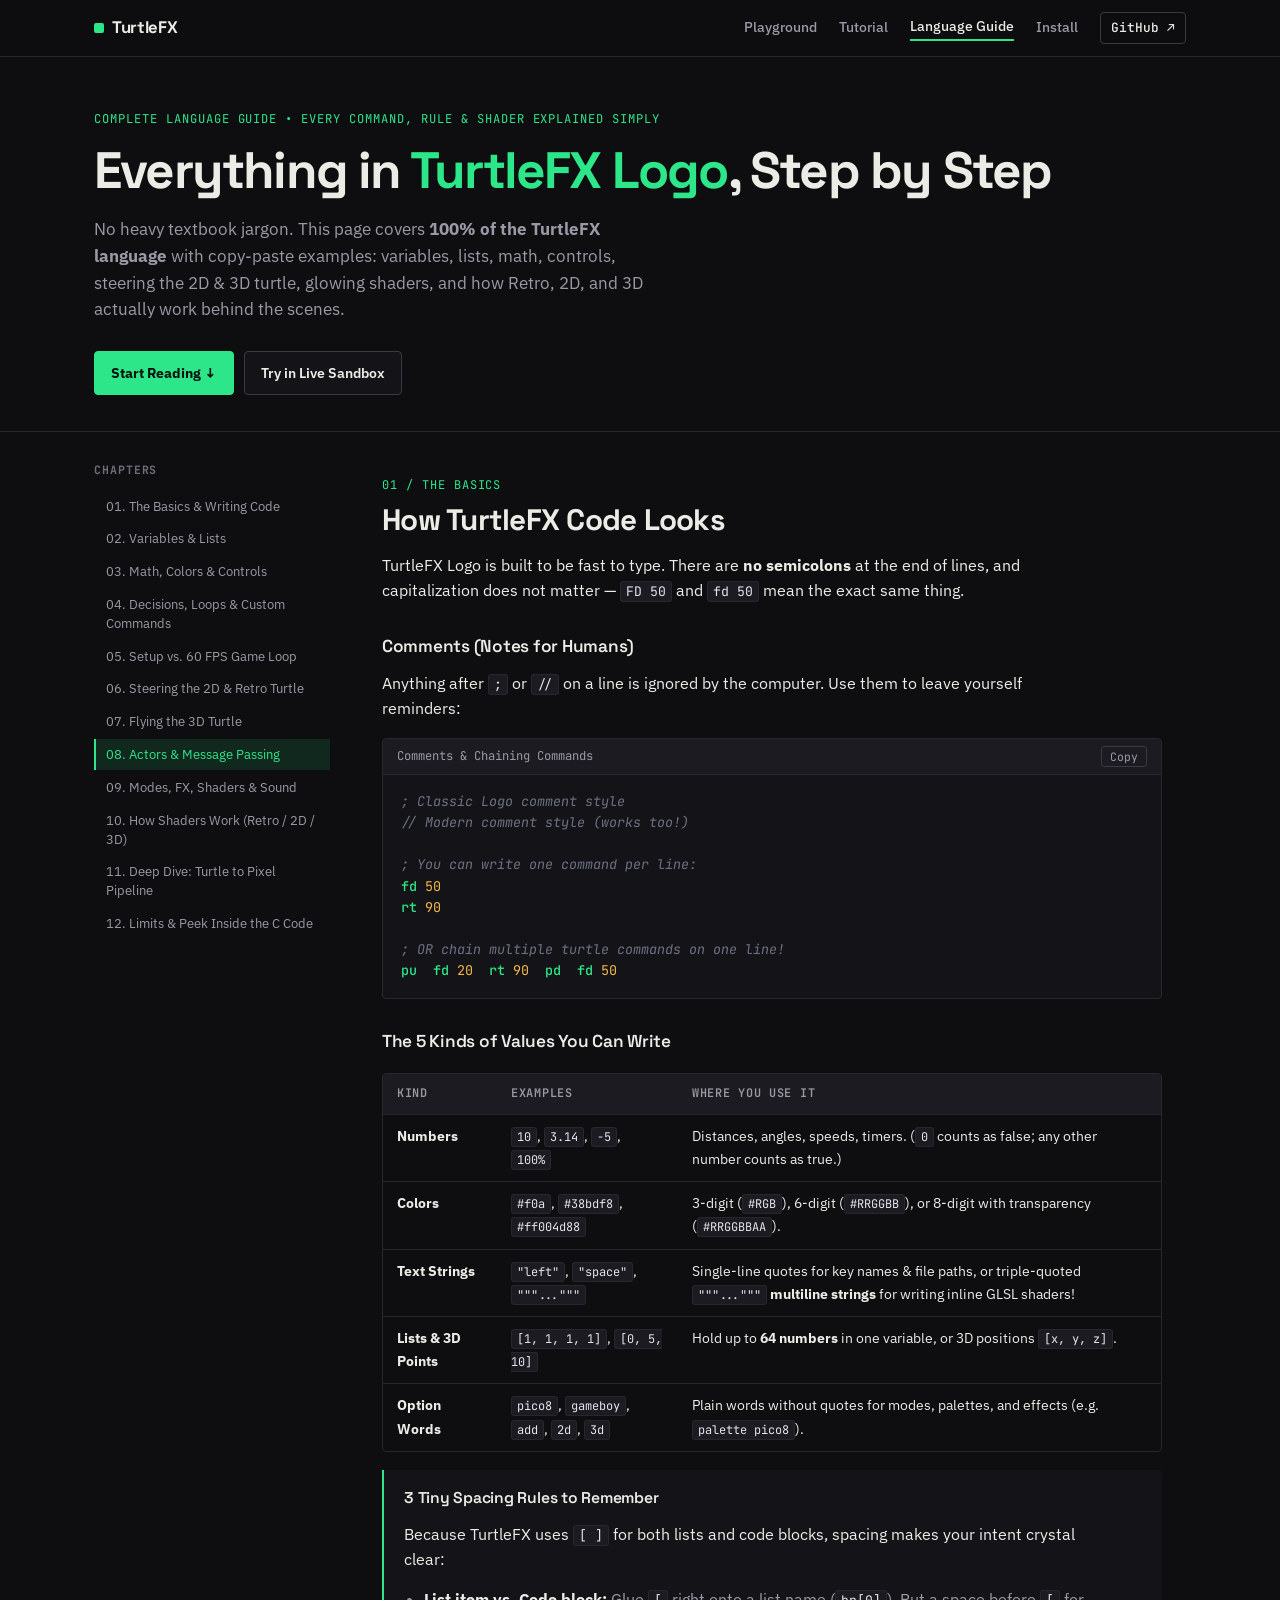
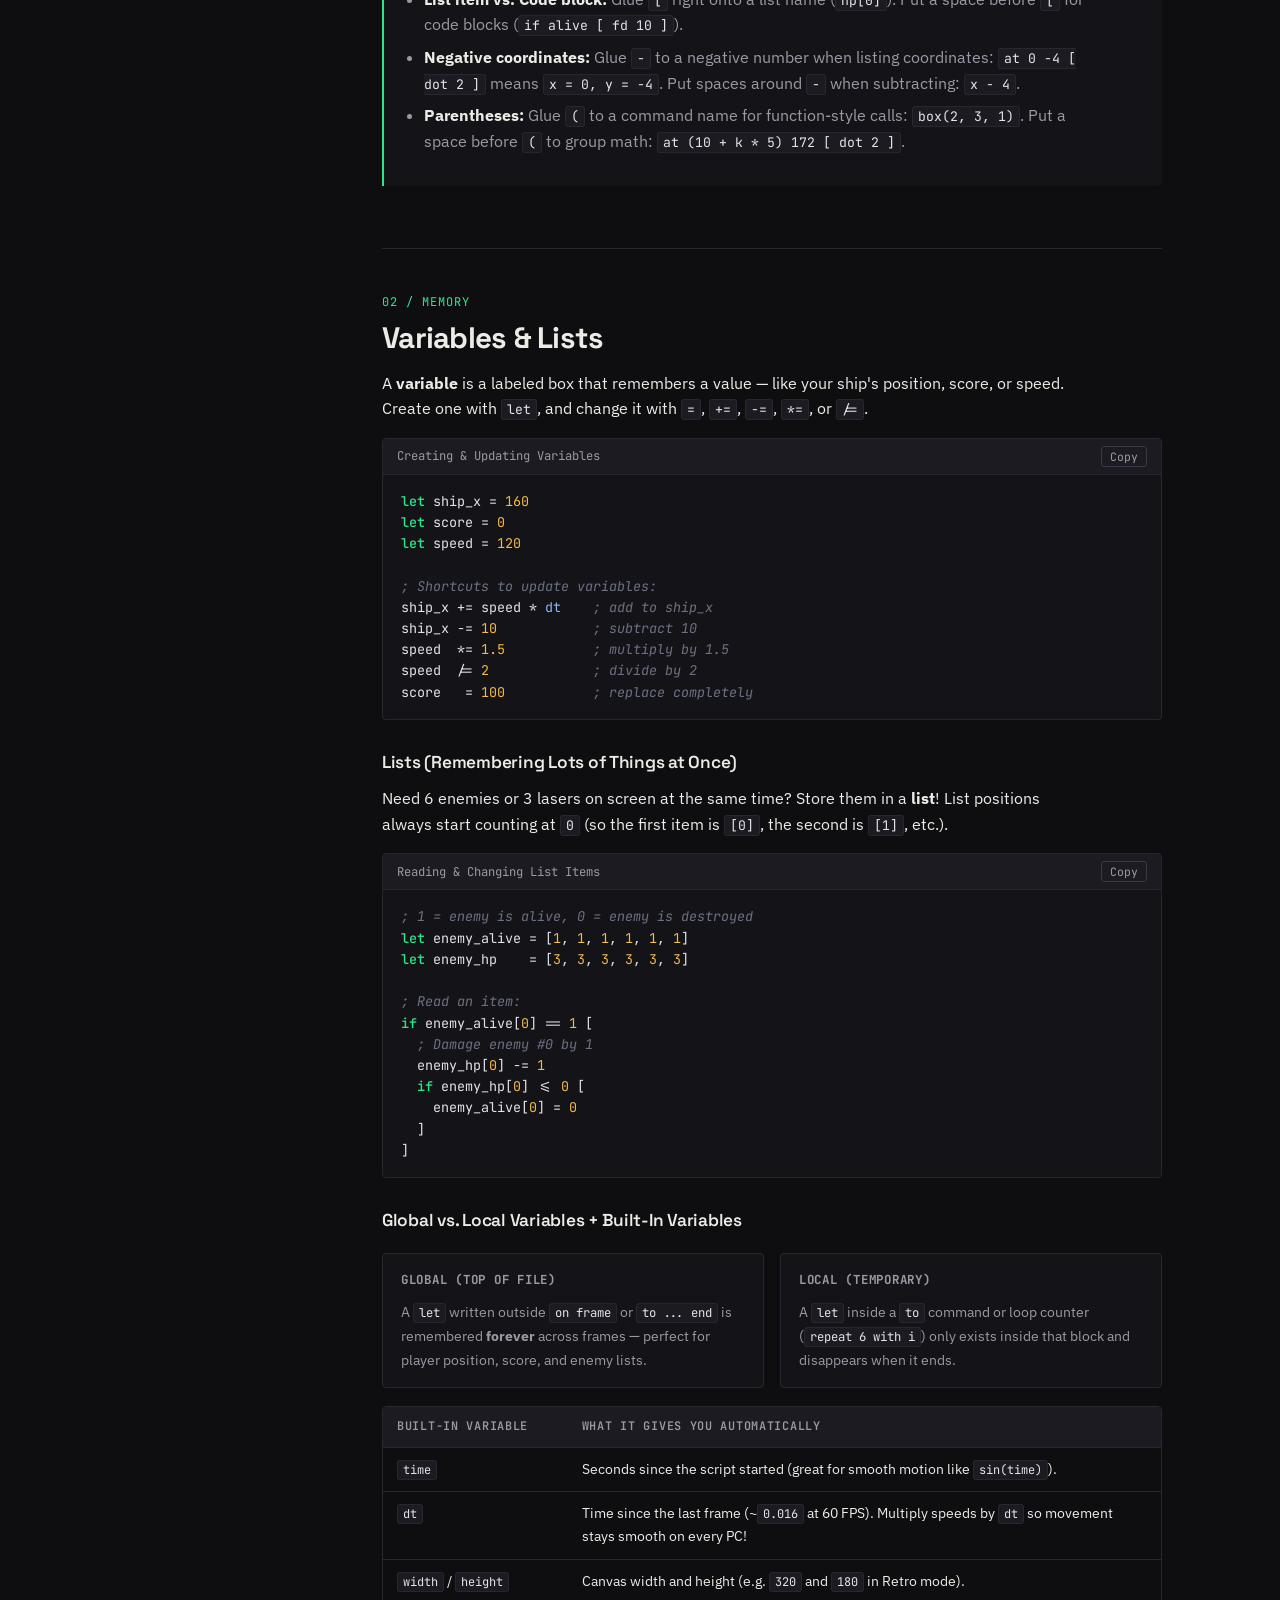
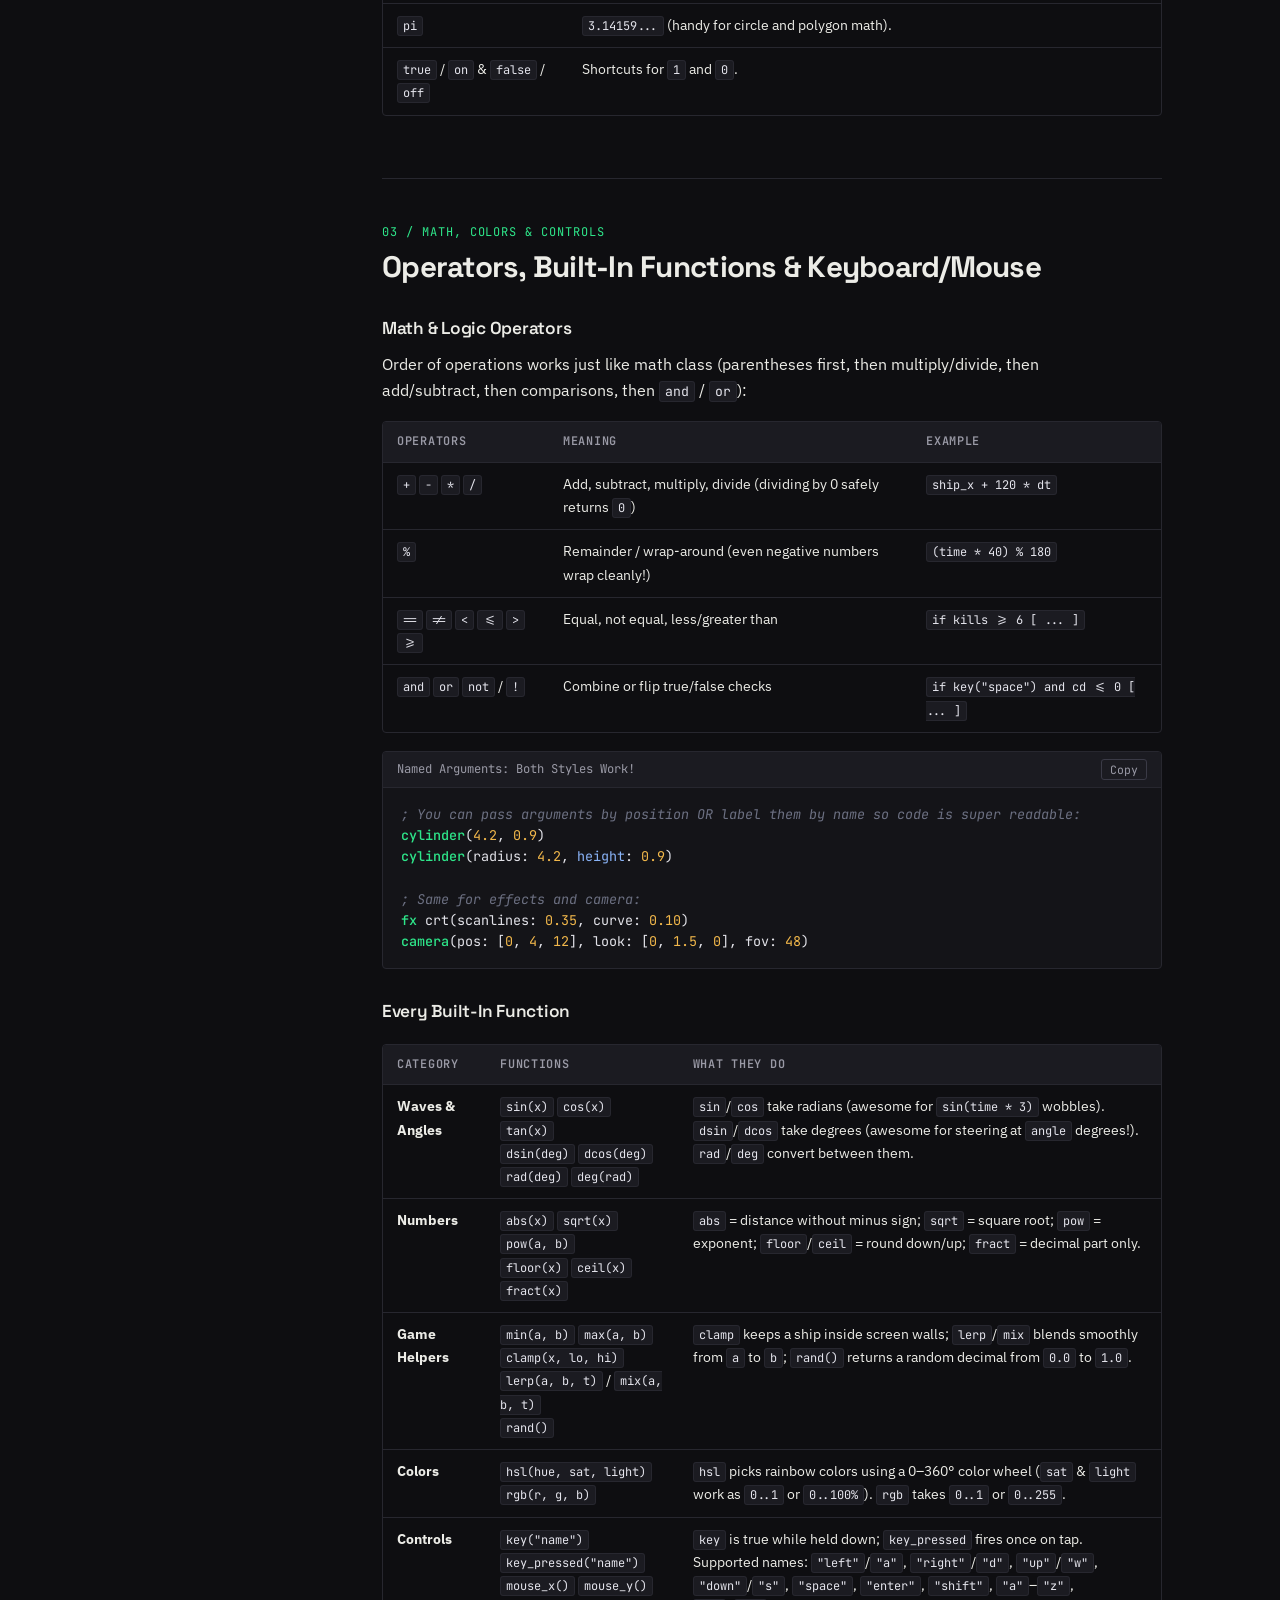
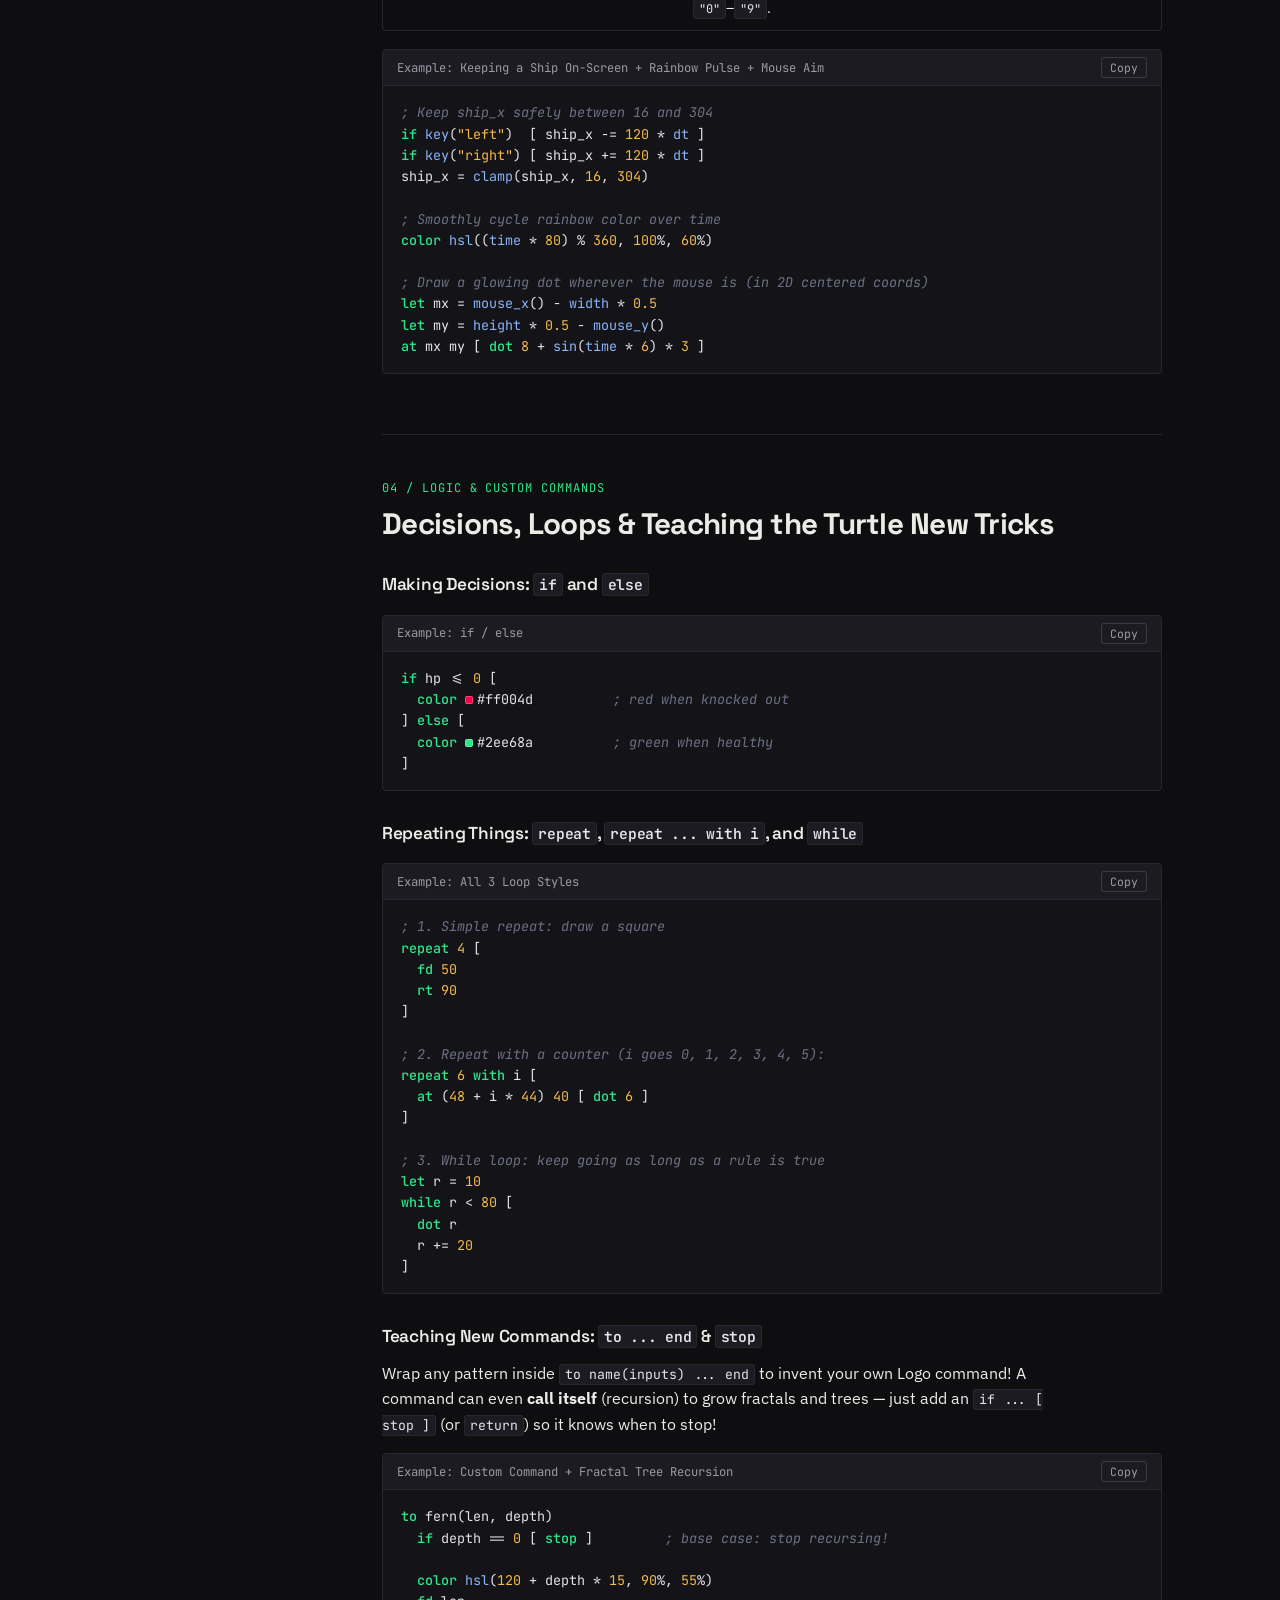
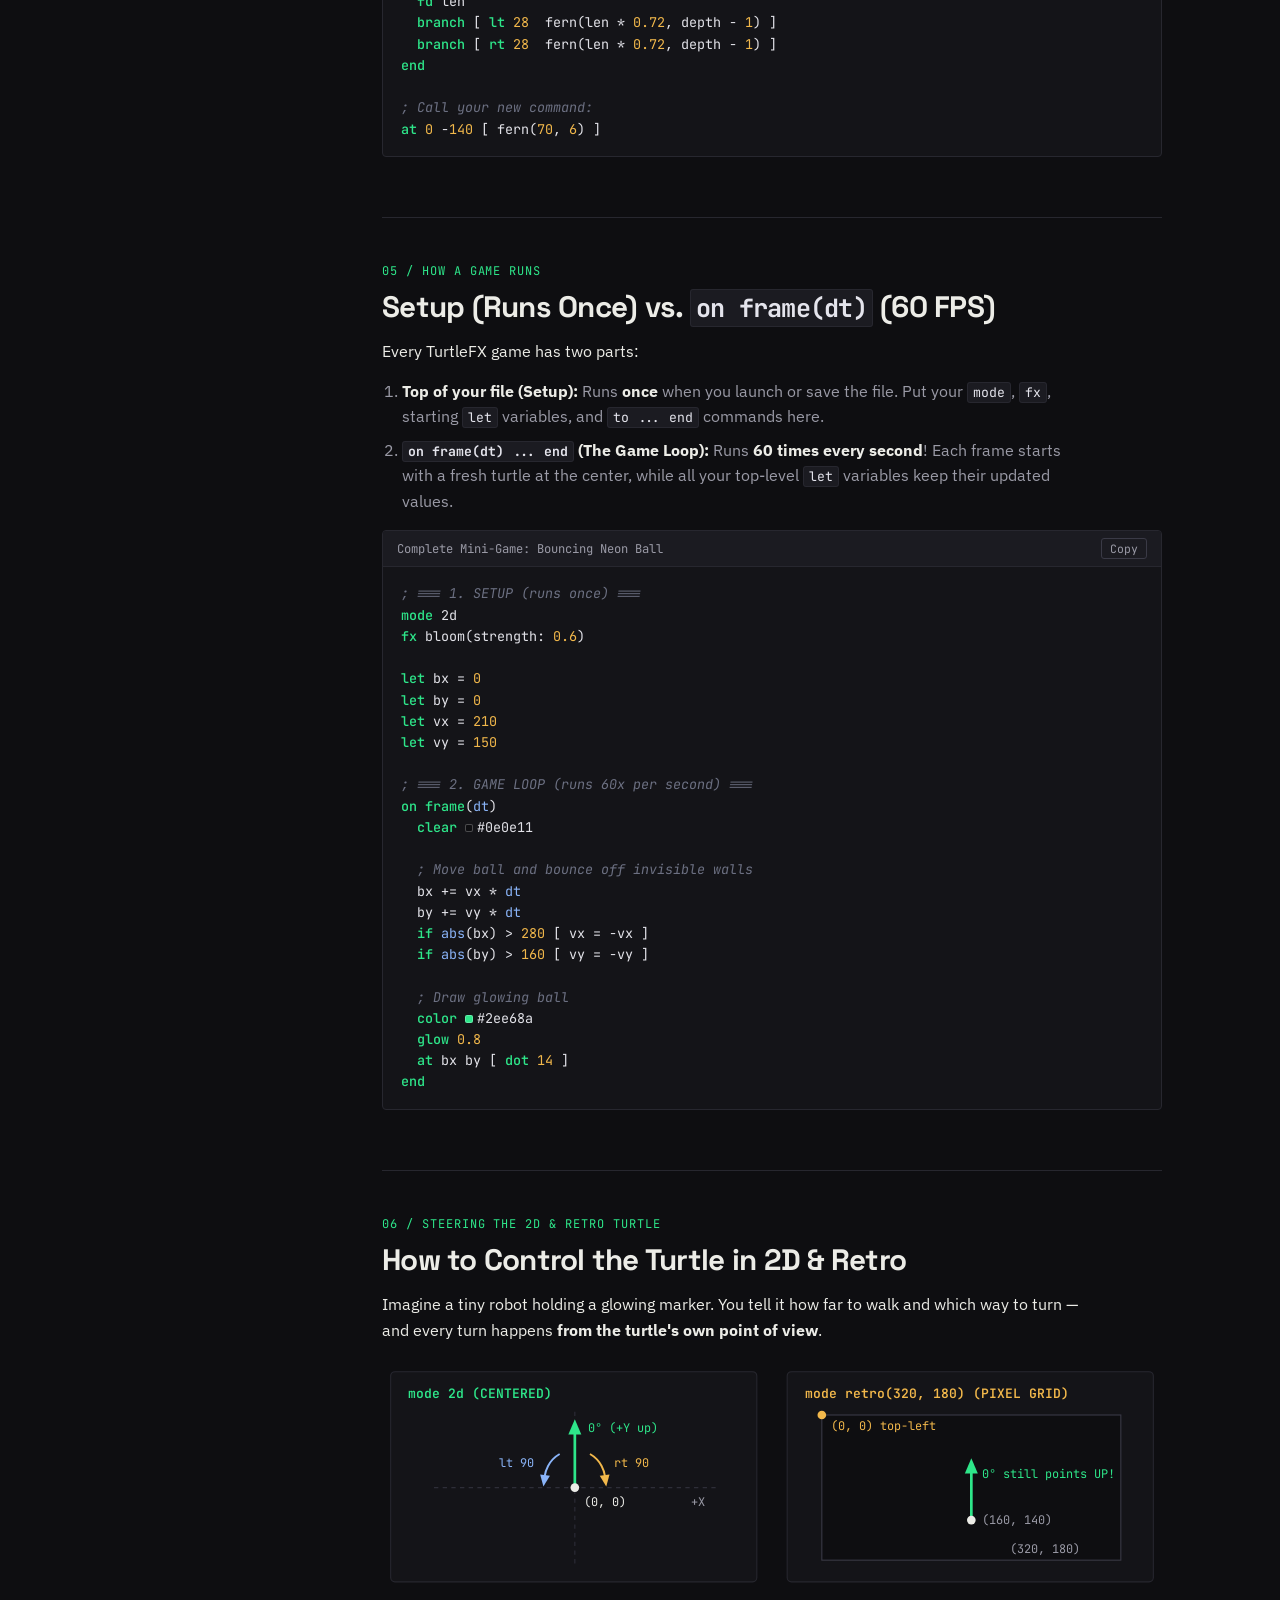
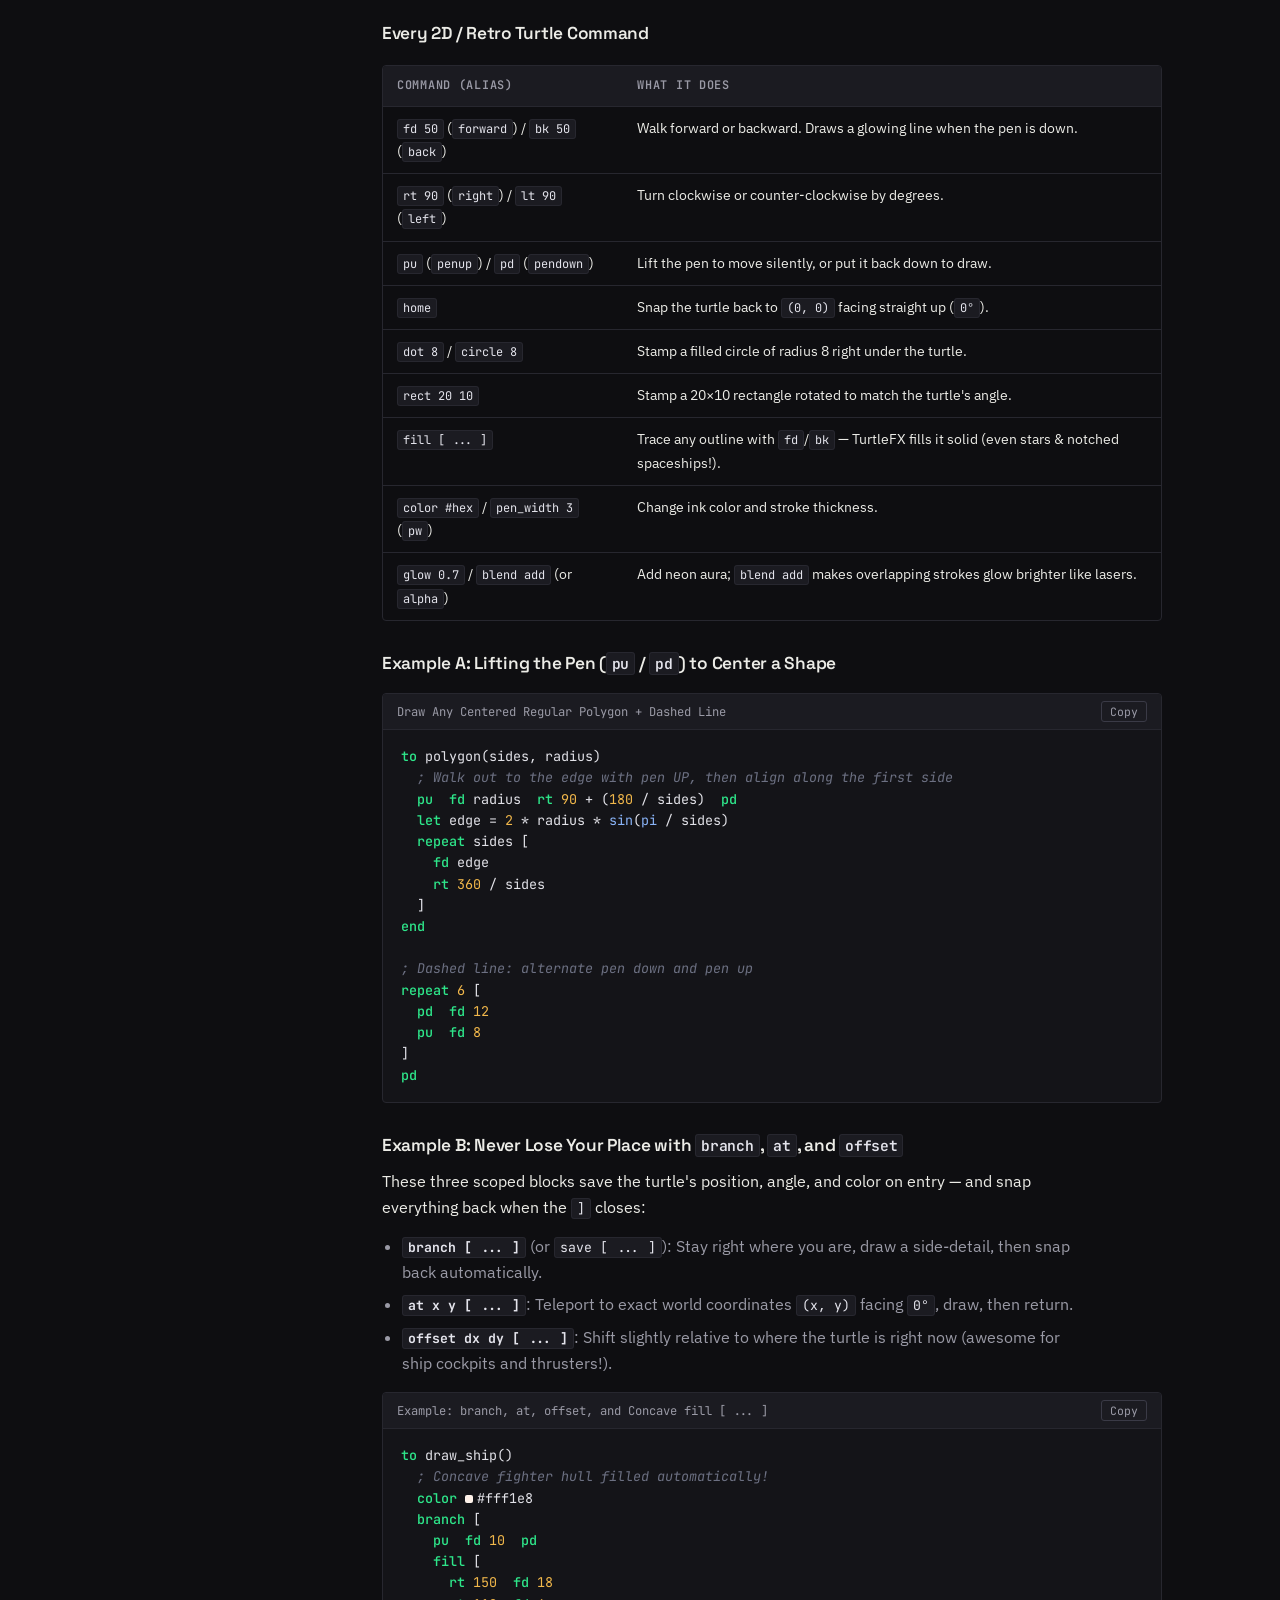
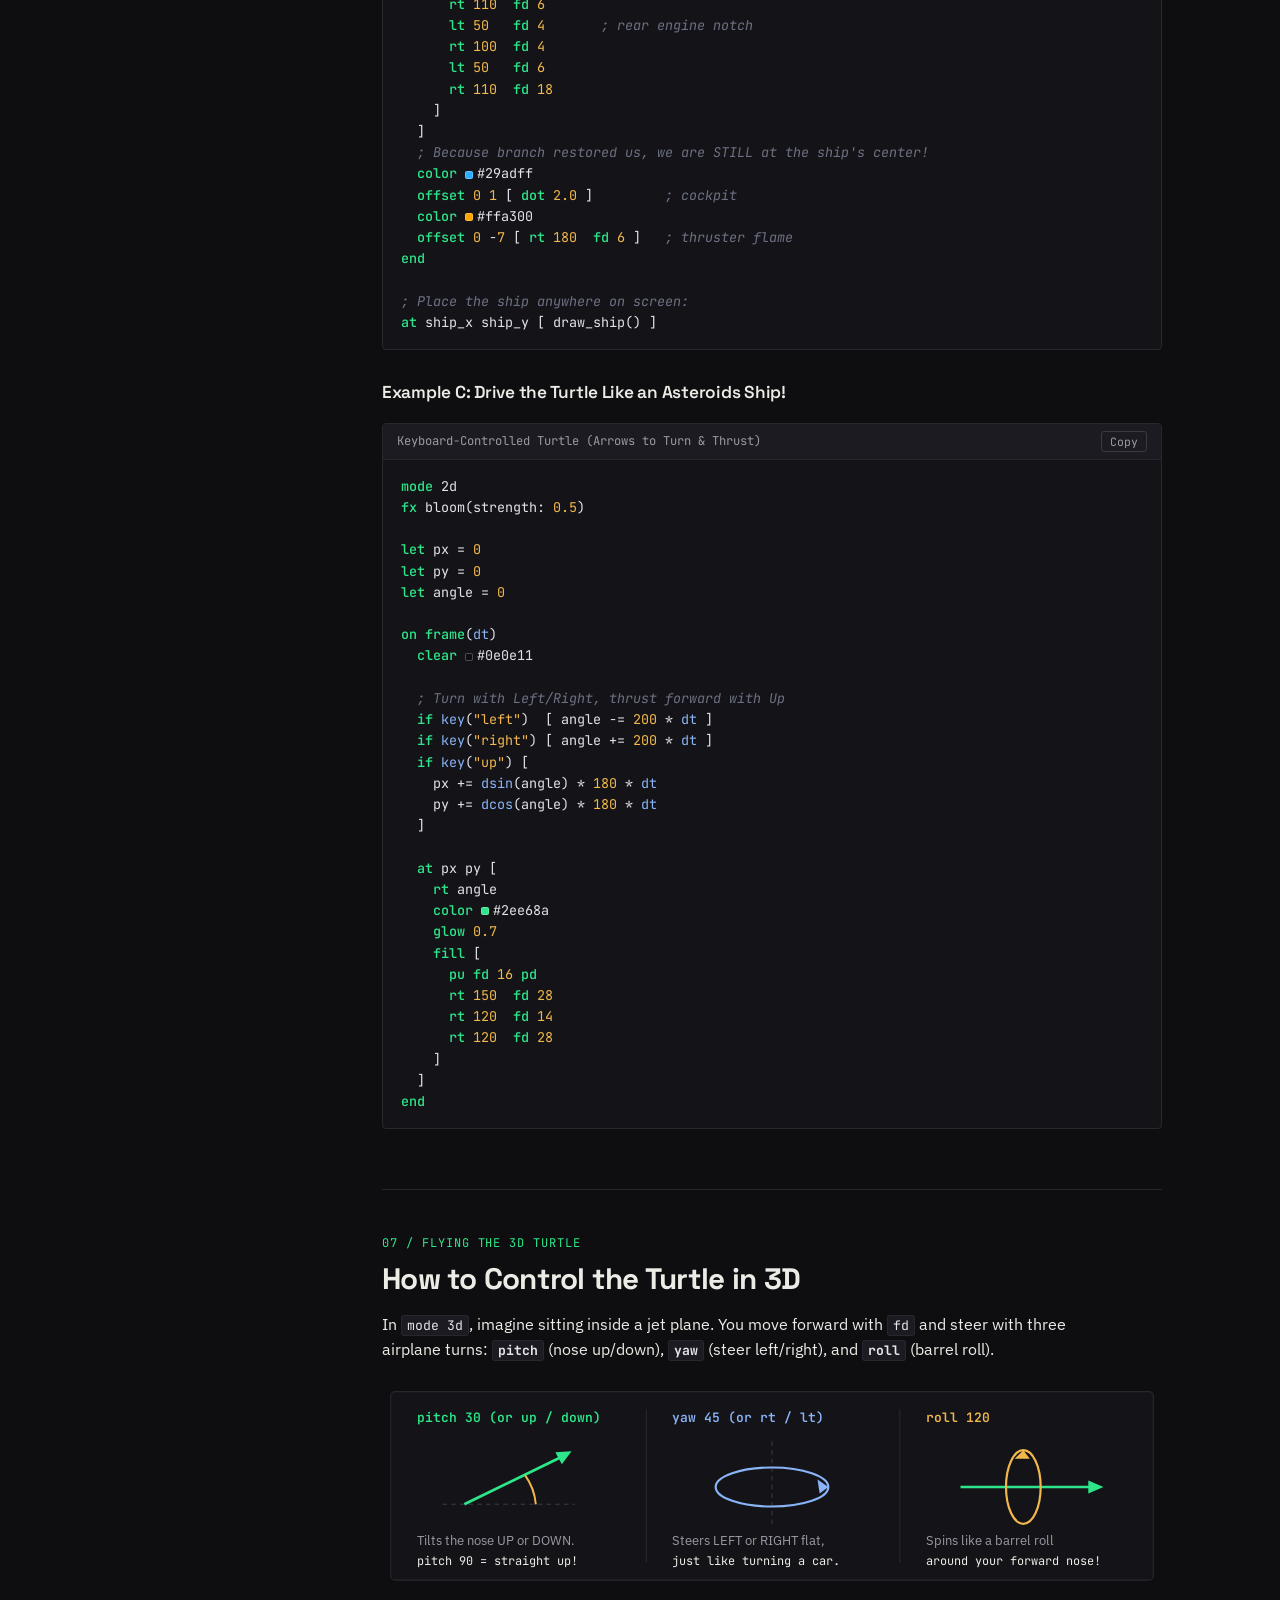
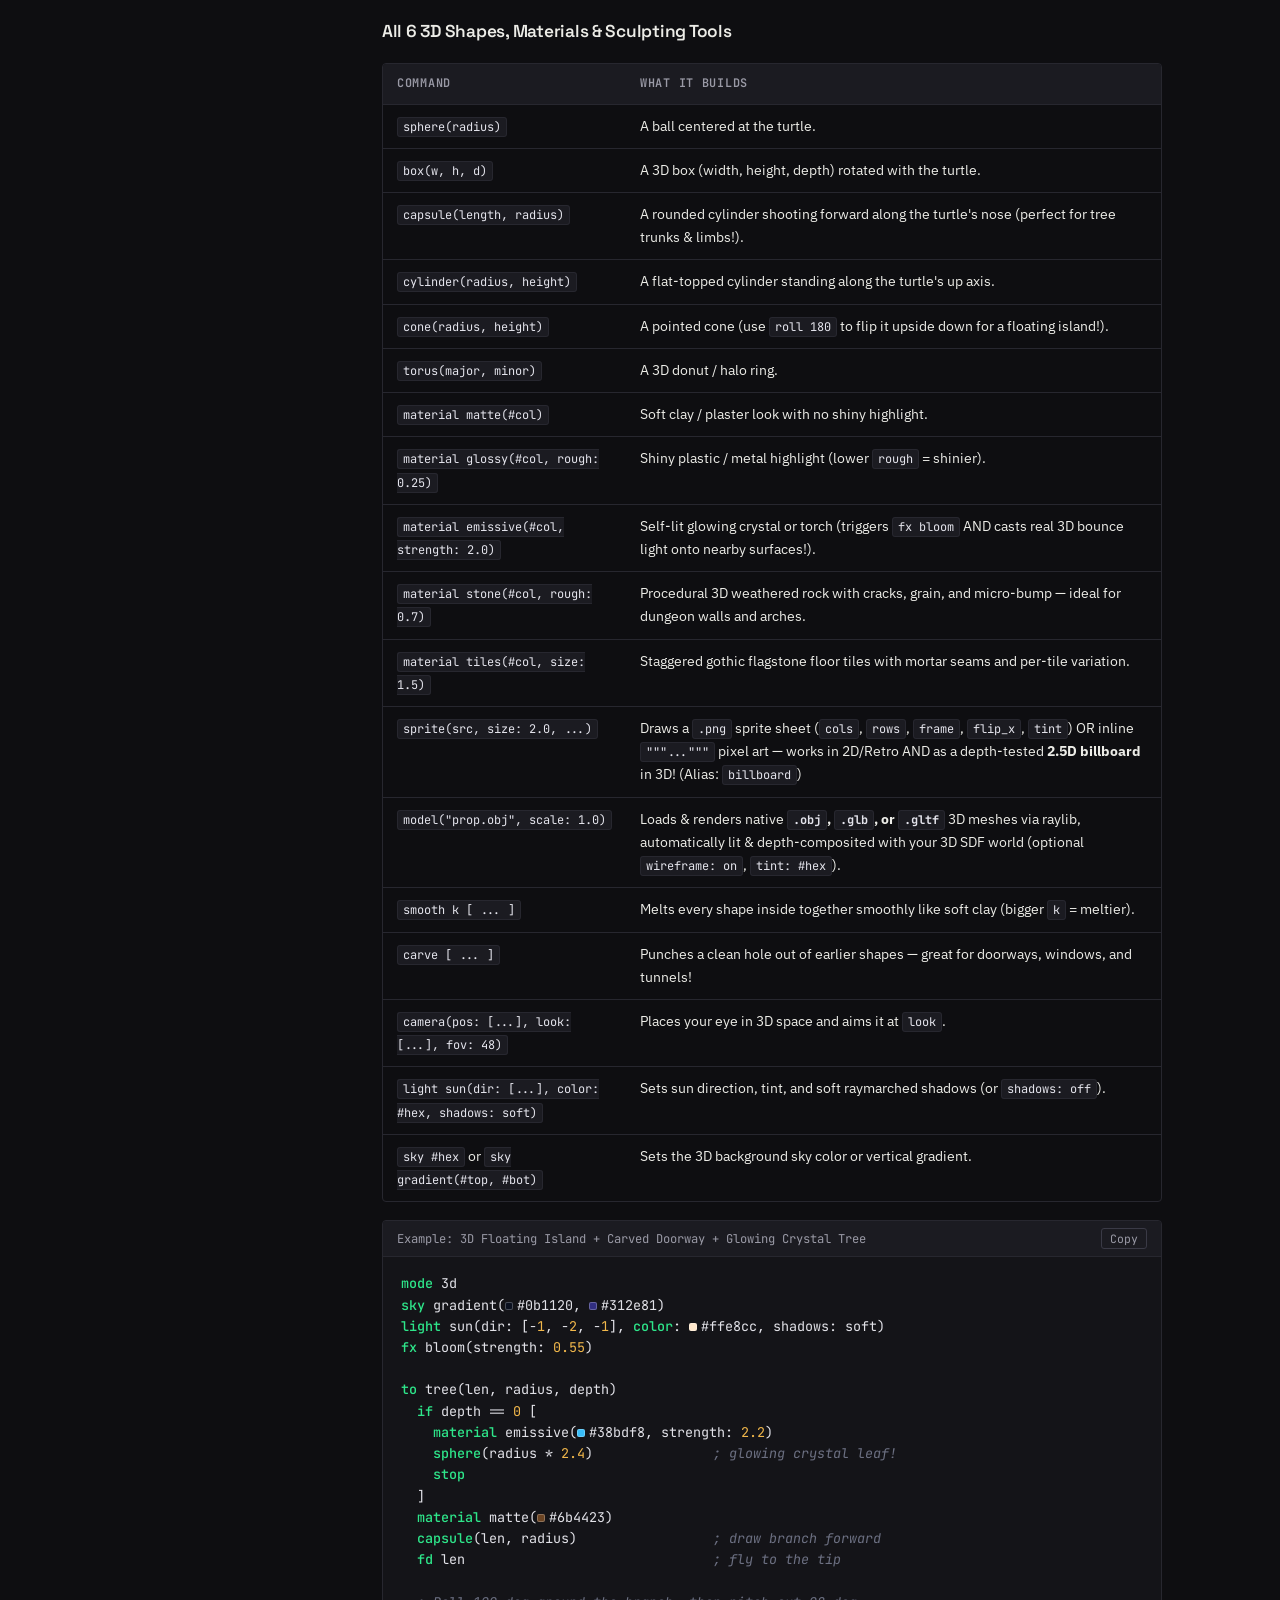
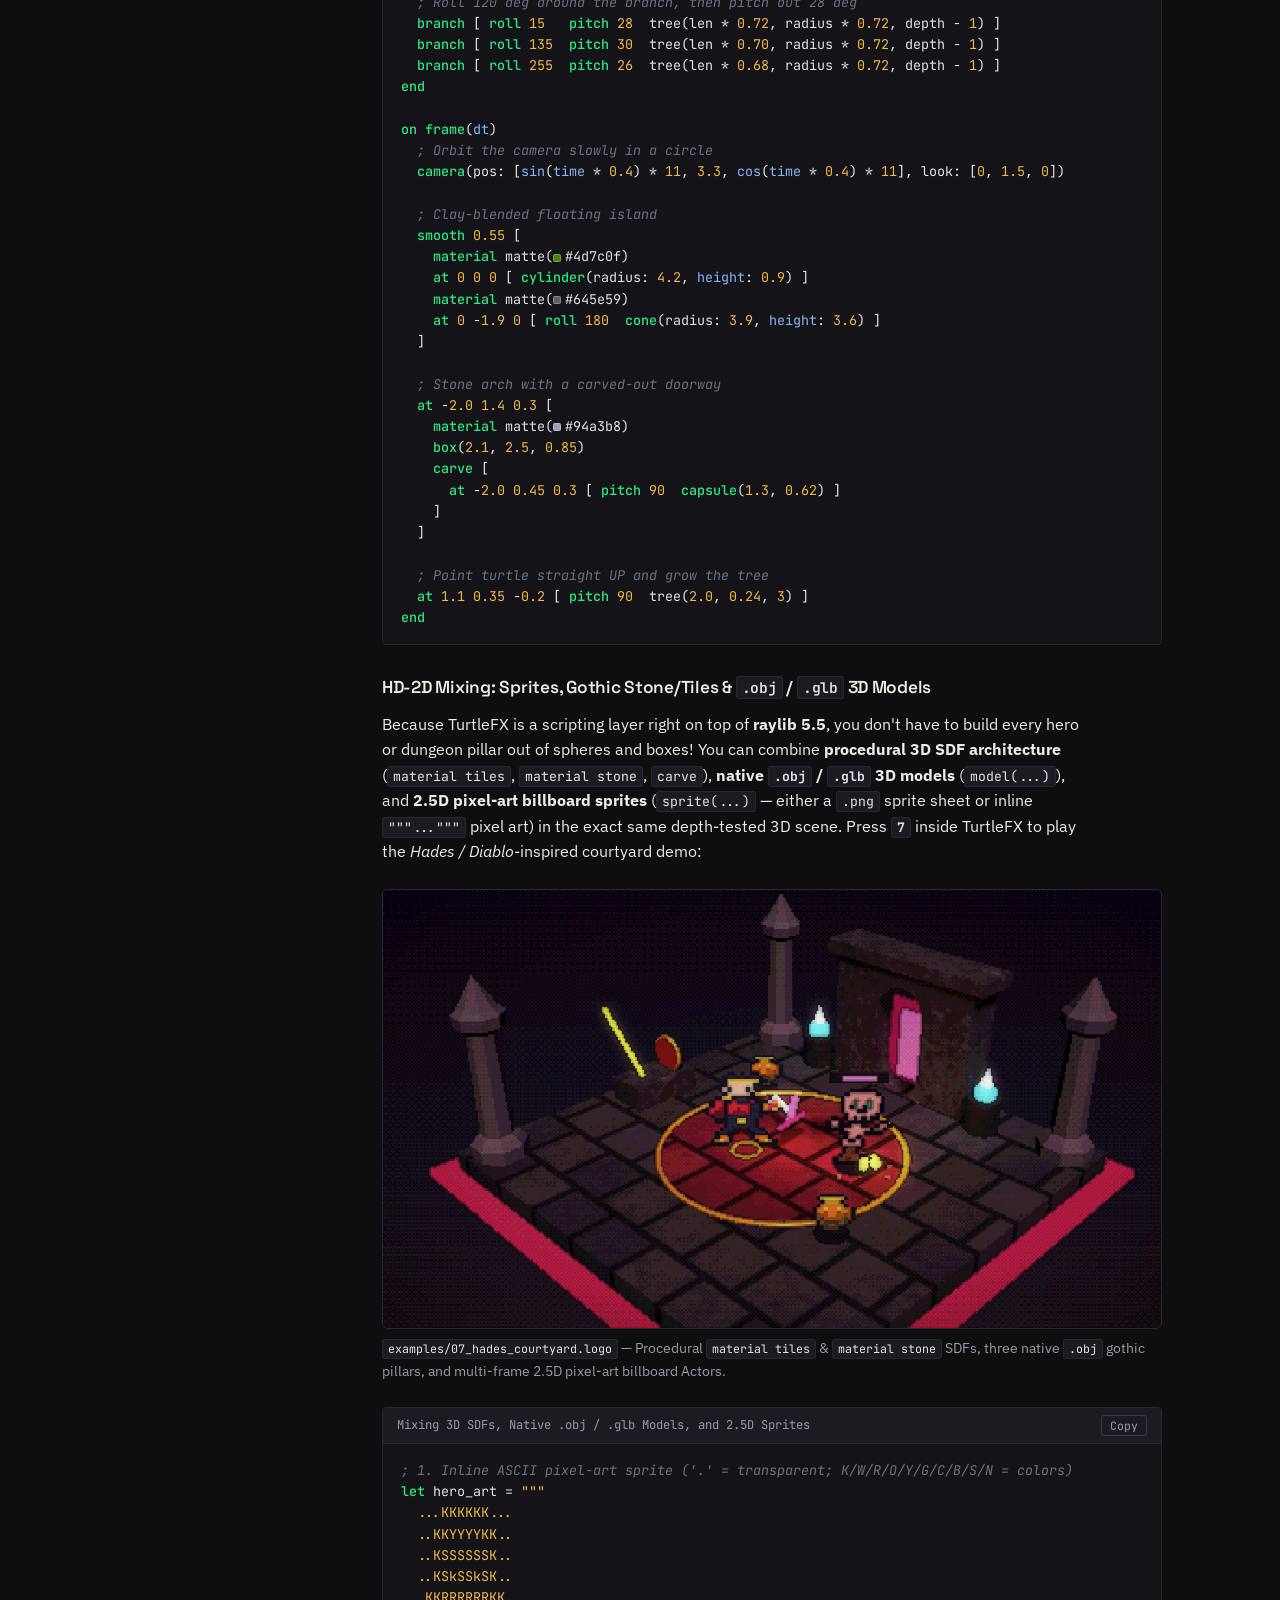
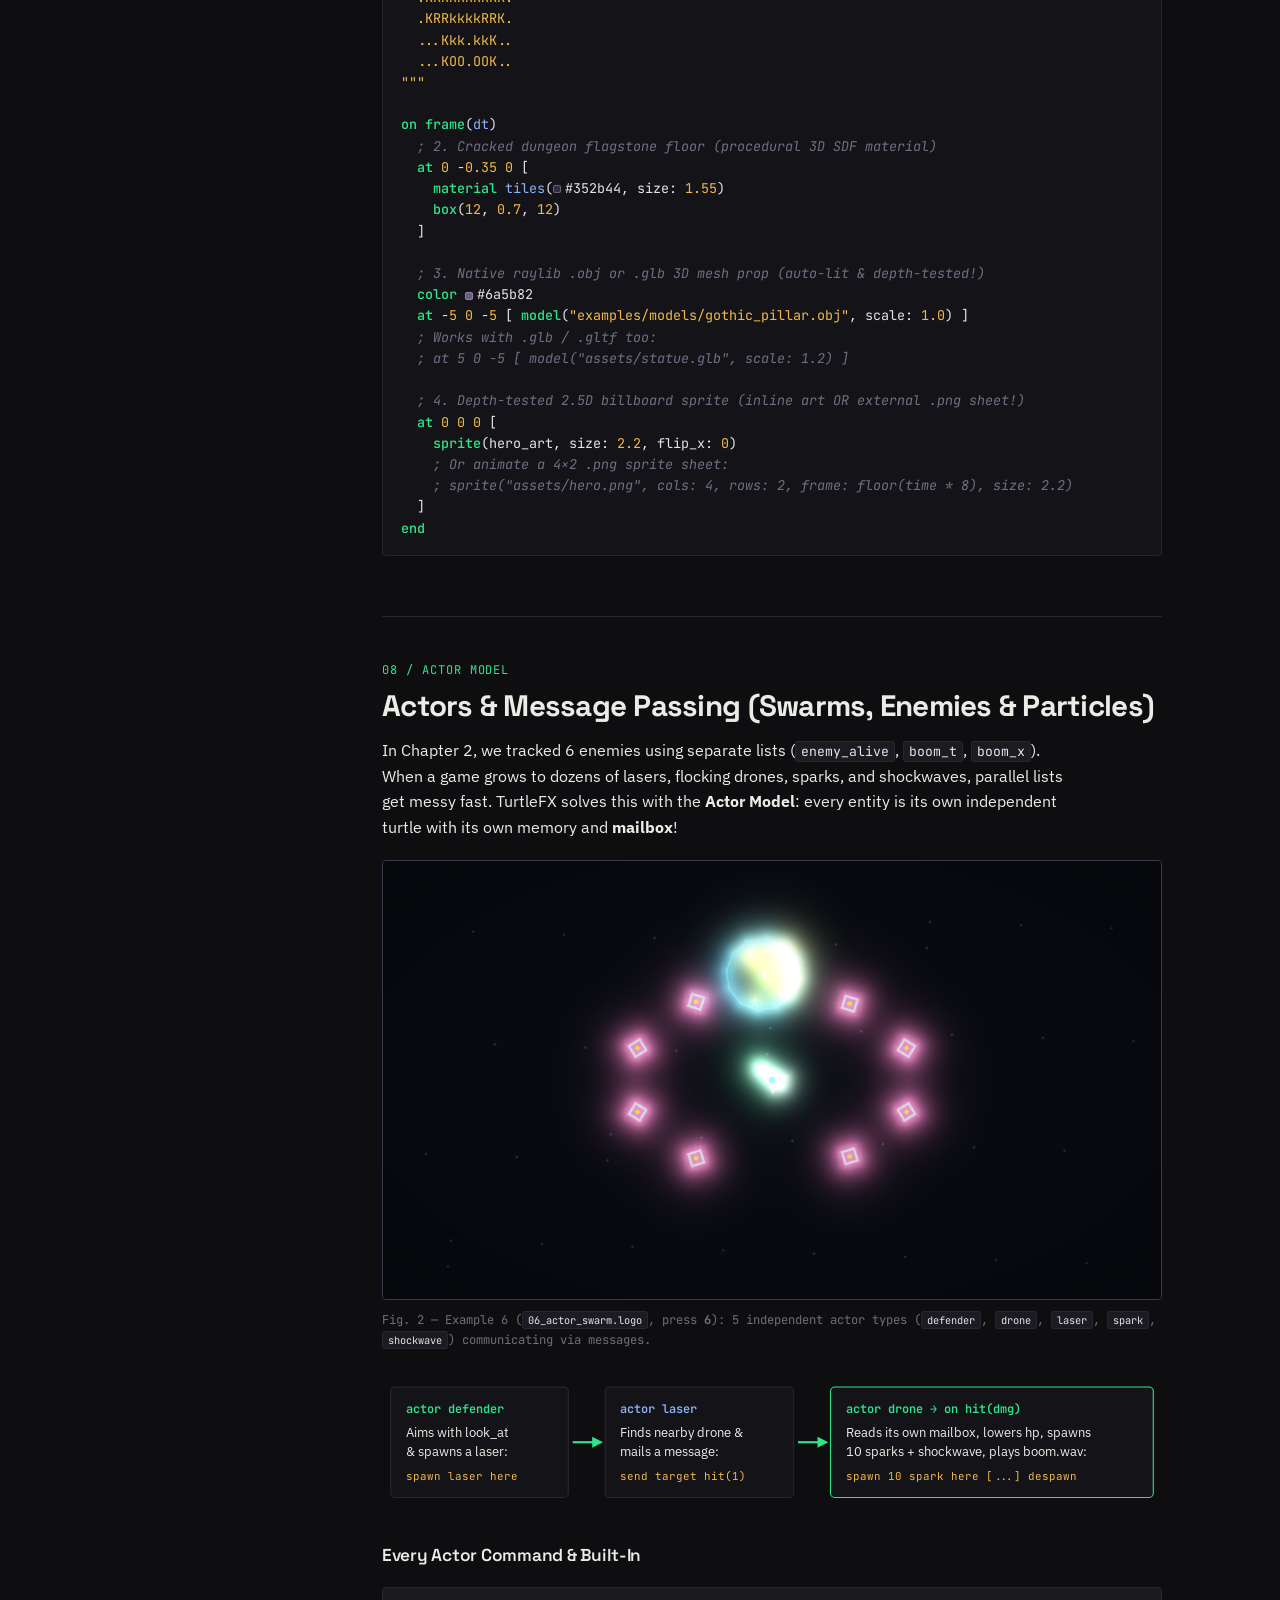
<file: docs/language.html>
<!DOCTYPE html>
<html lang="en">
<head>
  <meta charset="UTF-8" />
  <meta name="viewport" content="width=device-width, initial-scale=1.0" />
  <title>TurtleFX Language Guide — Everything Explained Step by Step</title>
  <link rel="preconnect" href="https://fonts.googleapis.com" />
  <link rel="preconnect" href="https://fonts.gstatic.com" crossorigin />
  <link href="https://fonts.googleapis.com/css2?family=IBM+Plex+Sans:wght@400;500;600;700&family=JetBrains+Mono:wght@400;500;600&family=Space+Grotesk:wght@600;700&display=swap" rel="stylesheet" />
  <link rel="stylesheet" href="style.css" />
</head>
<body>
  <nav class="topbar">
    <div class="container nav-inner">
      <a class="brand" href="index.html"><span class="brand-mark" aria-hidden="true"></span>TurtleFX</a>
      <div class="nav-links">
        <a href="index.html#playground">Playground</a>
        <a href="index.html#mission-1">Tutorial</a>
        <a href="language.html" class="active-link">Language Guide</a>
        <a href="index.html#install">Install</a>
        <a class="gh-pill" href="https://github.com/xyzzyapps/turtlefx" target="_blank" rel="noopener">GitHub ↗</a>
      </div>
    </div>
  </nav>

  <header class="doc-hero">
    <div class="container">
      <div class="kicker">Complete Language Guide • Every Command, Rule &amp; Shader Explained Simply</div>
      <h1>Everything in <em>TurtleFX Logo</em>, Step by Step</h1>
      <p class="lead">
        No heavy textbook jargon. This page covers <strong>100% of the TurtleFX language</strong> with copy-paste examples:
        variables, lists, math, controls, steering the 2D &amp; 3D turtle, glowing shaders, and how Retro, 2D, and 3D actually work behind the scenes.
      </p>
      <div class="hero-actions">
        <a class="btn primary" href="#ch-1">Start Reading ↓</a>
        <a class="btn secondary" href="index.html#playground">Try in Live Sandbox</a>
      </div>
    </div>
  </header>

  <div class="container doc-layout">
    <!-- STICKY SIDEBAR TOC -->
    <aside class="doc-toc" aria-label="Guide chapters">
      <div class="toc-title">CHAPTERS</div>
      <a href="#ch-1">01. The Basics &amp; Writing Code</a>
      <a href="#ch-2">02. Variables &amp; Lists</a>
      <a href="#ch-3">03. Math, Colors &amp; Controls</a>
      <a href="#ch-4">04. Decisions, Loops &amp; Custom Commands</a>
      <a href="#ch-5">05. Setup vs. 60 FPS Game Loop</a>
      <a href="#ch-6">06. Steering the 2D &amp; Retro Turtle</a>
      <a href="#ch-7">07. Flying the 3D Turtle</a>
      <a href="#ch-8">08. Actors &amp; Message Passing</a>
      <a href="#ch-9">09. Modes, FX, Shaders &amp; Sound</a>
      <a href="#ch-10">10. How Shaders Work (Retro / 2D / 3D)</a>
      <a href="#ch-11">11. Deep Dive: Turtle to Pixel Pipeline</a>
      <a href="#ch-12">12. Limits &amp; Peek Inside the C Code</a>
    </aside>

    <!-- SINGLE-COLUMN SPACIOUS READING STAGE -->
    <main class="doc-content">

      <!-- CHAPTER 1 -->
      <section id="ch-1" class="doc-section">
        <div class="section-index">01 / THE BASICS</div>
        <h2>How TurtleFX Code Looks</h2>
        <p>
          TurtleFX Logo is built to be fast to type. There are <strong>no semicolons</strong> at the end of lines,
          and capitalization does not matter — <code>FD 50</code> and <code>fd 50</code> mean the exact same thing.
        </p>

        <h3>Comments (Notes for Humans)</h3>
        <p>Anything after <code>;</code> or <code>//</code> on a line is ignored by the computer. Use them to leave yourself reminders:</p>
        <div class="code-box">
          <div class="code-title">Comments &amp; Chaining Commands <button class="copy-btn">Copy</button></div>
<pre><code>; Classic Logo comment style
// Modern comment style (works too!)

; You can write one command per line:
fd 50
rt 90

; OR chain multiple turtle commands on one line!
pu  fd 20  rt 90  pd  fd 50</code></pre>
        </div>

        <h3>The 5 Kinds of Values You Can Write</h3>
        <div class="table-wrap">
          <table>
            <thead>
              <tr><th>Kind</th><th>Examples</th><th>Where You Use It</th></tr>
            </thead>
            <tbody>
              <tr><td><strong>Numbers</strong></td><td><code>10</code>, <code>3.14</code>, <code>-5</code>, <code>100%</code></td><td>Distances, angles, speeds, timers. (<code>0</code> counts as false; any other number counts as true.)</td></tr>
              <tr><td><strong>Colors</strong></td><td><code>#f0a</code>, <code>#38bdf8</code>, <code>#ff004d88</code></td><td>3-digit (<code>#RGB</code>), 6-digit (<code>#RRGGBB</code>), or 8-digit with transparency (<code>#RRGGBBAA</code>).</td></tr>
              <tr><td><strong>Text Strings</strong></td><td><code>"left"</code>, <code>"space"</code>, <code>"""..."""</code></td><td>Single-line quotes for key names &amp; file paths, or triple-quoted <code>"""..."""</code> <strong>multiline strings</strong> for writing inline GLSL shaders!</td></tr>
              <tr><td><strong>Lists &amp; 3D Points</strong></td><td><code>[1, 1, 1, 1]</code>, <code>[0, 5, 10]</code></td><td>Hold up to <strong>64 numbers</strong> in one variable, or 3D positions <code>[x, y, z]</code>.</td></tr>
              <tr><td><strong>Option Words</strong></td><td><code>pico8</code>, <code>gameboy</code>, <code>add</code>, <code>2d</code>, <code>3d</code></td><td>Plain words without quotes for modes, palettes, and effects (e.g. <code>palette pico8</code>).</td></tr>
            </tbody>
          </table>
        </div>

        <div class="note-block">
          <h3>3 Tiny Spacing Rules to Remember</h3>
          <p>Because TurtleFX uses <code>[ ]</code> for both lists and code blocks, spacing makes your intent crystal clear:</p>
          <ul>
            <li><strong>List item vs. Code block:</strong> Glue <code>[</code> right onto a list name (<code>hp[0]</code>). Put a space before <code>[</code> for code blocks (<code>if alive [ fd 10 ]</code>).</li>
            <li><strong>Negative coordinates:</strong> Glue <code>-</code> to a negative number when listing coordinates: <code>at 0 -4 [ dot 2 ]</code> means <code>x = 0, y = -4</code>. Put spaces around <code>-</code> when subtracting: <code>x - 4</code>.</li>
            <li><strong>Parentheses:</strong> Glue <code>(</code> to a command name for function-style calls: <code>box(2, 3, 1)</code>. Put a space before <code>(</code> to group math: <code>at (10 + k * 5) 172 [ dot 2 ]</code>.</li>
          </ul>
        </div>
      </section>

      <!-- CHAPTER 2 -->
      <section id="ch-2" class="doc-section">
        <div class="section-index">02 / MEMORY</div>
        <h2>Variables &amp; Lists</h2>
        <p>
          A <strong>variable</strong> is a labeled box that remembers a value — like your ship's position, score, or speed.
          Create one with <code>let</code>, and change it with <code>=</code>, <code>+=</code>, <code>-=</code>, <code>*=</code>, or <code>/=</code>.
        </p>

        <div class="code-box">
          <div class="code-title">Creating &amp; Updating Variables <button class="copy-btn">Copy</button></div>
<pre><code>let ship_x = 160
let score = 0
let speed = 120

; Shortcuts to update variables:
ship_x += speed * dt    ; add to ship_x
ship_x -= 10            ; subtract 10
speed  *= 1.5           ; multiply by 1.5
speed  /= 2             ; divide by 2
score   = 100           ; replace completely</code></pre>
        </div>

        <h3>Lists (Remembering Lots of Things at Once)</h3>
        <p>
          Need 6 enemies or 3 lasers on screen at the same time? Store them in a <strong>list</strong>!
          List positions always start counting at <code>0</code> (so the first item is <code>[0]</code>, the second is <code>[1]</code>, etc.).
        </p>

        <div class="code-box">
          <div class="code-title">Reading &amp; Changing List Items <button class="copy-btn">Copy</button></div>
<pre><code>; 1 = enemy is alive, 0 = enemy is destroyed
let enemy_alive = [1, 1, 1, 1, 1, 1]
let enemy_hp    = [3, 3, 3, 3, 3, 3]

; Read an item:
if enemy_alive[0] == 1 [
  ; Damage enemy #0 by 1
  enemy_hp[0] -= 1
  if enemy_hp[0] &lt;= 0 [
    enemy_alive[0] = 0
  ]
]</code></pre>
        </div>

        <h3>Global vs. Local Variables + Built-In Variables</h3>
        <div class="mini-grid">
          <div class="mini-box">
            <h4>Global (Top of File)</h4>
            <p>A <code>let</code> written outside <code>on frame</code> or <code>to ... end</code> is remembered <strong>forever</strong> across frames — perfect for player position, score, and enemy lists.</p>
          </div>
          <div class="mini-box">
            <h4>Local (Temporary)</h4>
            <p>A <code>let</code> inside a <code>to</code> command or loop counter (<code>repeat 6 with i</code>) only exists inside that block and disappears when it ends.</p>
          </div>
        </div>

        <div class="table-wrap">
          <table>
            <thead>
              <tr><th>Built-in Variable</th><th>What It Gives You Automatically</th></tr>
            </thead>
            <tbody>
              <tr><td><code>time</code></td><td>Seconds since the script started (great for smooth motion like <code>sin(time)</code>).</td></tr>
              <tr><td><code>dt</code></td><td>Time since the last frame (~<code>0.016</code> at 60 FPS). Multiply speeds by <code>dt</code> so movement stays smooth on every PC!</td></tr>
              <tr><td><code>width</code> / <code>height</code></td><td>Canvas width and height (e.g. <code>320</code> and <code>180</code> in Retro mode).</td></tr>
              <tr><td><code>pi</code></td><td><code>3.14159...</code> (handy for circle and polygon math).</td></tr>
              <tr><td><code>true</code> / <code>on</code> &amp; <code>false</code> / <code>off</code></td><td>Shortcuts for <code>1</code> and <code>0</code>.</td></tr>
            </tbody>
          </table>
        </div>
      </section>

      <!-- CHAPTER 3 -->
      <section id="ch-3" class="doc-section">
        <div class="section-index">03 / MATH, COLORS &amp; CONTROLS</div>
        <h2>Operators, Built-In Functions &amp; Keyboard/Mouse</h2>

        <h3>Math &amp; Logic Operators</h3>
        <p>Order of operations works just like math class (parentheses first, then multiply/divide, then add/subtract, then comparisons, then <code>and</code> / <code>or</code>):</p>
        <div class="table-wrap">
          <table>
            <thead>
              <tr><th>Operators</th><th>Meaning</th><th>Example</th></tr>
            </thead>
            <tbody>
              <tr><td><code>+</code> <code>-</code> <code>*</code> <code>/</code></td><td>Add, subtract, multiply, divide (dividing by 0 safely returns <code>0</code>)</td><td><code>ship_x + 120 * dt</code></td></tr>
              <tr><td><code>%</code></td><td>Remainder / wrap-around (even negative numbers wrap cleanly!)</td><td><code>(time * 40) % 180</code></td></tr>
              <tr><td><code>==</code> <code>!=</code> <code>&lt;</code> <code>&lt;=</code> <code>&gt;</code> <code>&gt;=</code></td><td>Equal, not equal, less/greater than</td><td><code>if kills &gt;= 6 [ ... ]</code></td></tr>
              <tr><td><code>and</code> <code>or</code> <code>not</code> / <code>!</code></td><td>Combine or flip true/false checks</td><td><code>if key("space") and cd &lt;= 0 [ ... ]</code></td></tr>
            </tbody>
          </table>
        </div>

        <div class="code-box">
          <div class="code-title">Named Arguments: Both Styles Work! <button class="copy-btn">Copy</button></div>
<pre><code>; You can pass arguments by position OR label them by name so code is super readable:
cylinder(4.2, 0.9)
cylinder(radius: 4.2, height: 0.9)

; Same for effects and camera:
fx crt(scanlines: 0.35, curve: 0.10)
camera(pos: [0, 4, 12], look: [0, 1.5, 0], fov: 48)</code></pre>
        </div>

        <h3>Every Built-In Function</h3>
        <div class="table-wrap">
          <table>
            <thead>
              <tr><th>Category</th><th>Functions</th><th>What They Do</th></tr>
            </thead>
            <tbody>
              <tr>
                <td><strong>Waves &amp; Angles</strong></td>
                <td><code>sin(x)</code> <code>cos(x)</code> <code>tan(x)</code><br><code>dsin(deg)</code> <code>dcos(deg)</code><br><code>rad(deg)</code> <code>deg(rad)</code></td>
                <td><code>sin</code>/<code>cos</code> take radians (awesome for <code>sin(time * 3)</code> wobbles). <code>dsin</code>/<code>dcos</code> take degrees (awesome for steering at <code>angle</code> degrees!). <code>rad</code>/<code>deg</code> convert between them.</td>
              </tr>
              <tr>
                <td><strong>Numbers</strong></td>
                <td><code>abs(x)</code> <code>sqrt(x)</code> <code>pow(a, b)</code><br><code>floor(x)</code> <code>ceil(x)</code> <code>fract(x)</code></td>
                <td><code>abs</code> = distance without minus sign; <code>sqrt</code> = square root; <code>pow</code> = exponent; <code>floor</code>/<code>ceil</code> = round down/up; <code>fract</code> = decimal part only.</td>
              </tr>
              <tr>
                <td><strong>Game Helpers</strong></td>
                <td><code>min(a, b)</code> <code>max(a, b)</code><br><code>clamp(x, lo, hi)</code><br><code>lerp(a, b, t)</code> / <code>mix(a, b, t)</code><br><code>rand()</code></td>
                <td><code>clamp</code> keeps a ship inside screen walls; <code>lerp</code>/<code>mix</code> blends smoothly from <code>a</code> to <code>b</code>; <code>rand()</code> returns a random decimal from <code>0.0</code> to <code>1.0</code>.</td>
              </tr>
              <tr>
                <td><strong>Colors</strong></td>
                <td><code>hsl(hue, sat, light)</code><br><code>rgb(r, g, b)</code></td>
                <td><code>hsl</code> picks rainbow colors using a 0–360° color wheel (<code>sat</code> &amp; <code>light</code> work as <code>0..1</code> or <code>0..100%</code>). <code>rgb</code> takes <code>0..1</code> or <code>0..255</code>.</td>
              </tr>
              <tr>
                <td><strong>Controls</strong></td>
                <td><code>key("name")</code><br><code>key_pressed("name")</code><br><code>mouse_x()</code> <code>mouse_y()</code></td>
                <td><code>key</code> is true while held down; <code>key_pressed</code> fires once on tap. Supported names: <code>"left"</code>/<code>"a"</code>, <code>"right"</code>/<code>"d"</code>, <code>"up"</code>/<code>"w"</code>, <code>"down"</code>/<code>"s"</code>, <code>"space"</code>, <code>"enter"</code>, <code>"shift"</code>, <code>"a"</code>–<code>"z"</code>, <code>"0"</code>–<code>"9"</code>.</td>
              </tr>
            </tbody>
          </table>
        </div>

        <div class="code-box">
          <div class="code-title">Example: Keeping a Ship On-Screen + Rainbow Pulse + Mouse Aim <button class="copy-btn">Copy</button></div>
<pre><code>; Keep ship_x safely between 16 and 304
if key("left")  [ ship_x -= 120 * dt ]
if key("right") [ ship_x += 120 * dt ]
ship_x = clamp(ship_x, 16, 304)

; Smoothly cycle rainbow color over time
color hsl((time * 80) % 360, 100%, 60%)

; Draw a glowing dot wherever the mouse is (in 2D centered coords)
let mx = mouse_x() - width * 0.5
let my = height * 0.5 - mouse_y()
at mx my [ dot 8 + sin(time * 6) * 3 ]</code></pre>
        </div>
      </section>

      <!-- CHAPTER 4 -->
      <section id="ch-4" class="doc-section">
        <div class="section-index">04 / LOGIC &amp; CUSTOM COMMANDS</div>
        <h2>Decisions, Loops &amp; Teaching the Turtle New Tricks</h2>

        <h3>Making Decisions: <code>if</code> and <code>else</code></h3>
        <div class="code-box">
          <div class="code-title">Example: if / else <button class="copy-btn">Copy</button></div>
<pre><code>if hp &lt;= 0 [
  color #ff004d          ; red when knocked out
] else [
  color #2ee68a          ; green when healthy
]</code></pre>
        </div>

        <h3>Repeating Things: <code>repeat</code>, <code>repeat ... with i</code>, and <code>while</code></h3>
        <div class="code-box">
          <div class="code-title">Example: All 3 Loop Styles <button class="copy-btn">Copy</button></div>
<pre><code>; 1. Simple repeat: draw a square
repeat 4 [
  fd 50
  rt 90
]

; 2. Repeat with a counter (i goes 0, 1, 2, 3, 4, 5):
repeat 6 with i [
  at (48 + i * 44) 40 [ dot 6 ]
]

; 3. While loop: keep going as long as a rule is true
let r = 10
while r &lt; 80 [
  dot r
  r += 20
]</code></pre>
        </div>

        <h3>Teaching New Commands: <code>to ... end</code> &amp; <code>stop</code></h3>
        <p>
          Wrap any pattern inside <code>to name(inputs) ... end</code> to invent your own Logo command!
          A command can even <strong>call itself</strong> (recursion) to grow fractals and trees — just add an <code>if ... [ stop ]</code> (or <code>return</code>) so it knows when to stop!
        </p>
        <div class="code-box">
          <div class="code-title">Example: Custom Command + Fractal Tree Recursion <button class="copy-btn">Copy</button></div>
<pre><code>to fern(len, depth)
  if depth == 0 [ stop ]         ; base case: stop recursing!

  color hsl(120 + depth * 15, 90%, 55%)
  fd len
  branch [ lt 28  fern(len * 0.72, depth - 1) ]
  branch [ rt 28  fern(len * 0.72, depth - 1) ]
end

; Call your new command:
at 0 -140 [ fern(70, 6) ]</code></pre>
        </div>
      </section>

      <!-- CHAPTER 5 -->
      <section id="ch-5" class="doc-section">
        <div class="section-index">05 / HOW A GAME RUNS</div>
        <h2>Setup (Runs Once) vs. <code>on frame(dt)</code> (60 FPS)</h2>
        <p>
          Every TurtleFX game has two parts:
        </p>
        <ol class="step-list">
          <li><strong>Top of your file (Setup):</strong> Runs <strong>once</strong> when you launch or save the file. Put your <code>mode</code>, <code>fx</code>, starting <code>let</code> variables, and <code>to ... end</code> commands here.</li>
          <li><strong><code>on frame(dt) ... end</code> (The Game Loop):</strong> Runs <strong>60 times every second</strong>! Each frame starts with a fresh turtle at the center, while all your top-level <code>let</code> variables keep their updated values.</li>
        </ol>

        <div class="code-box">
          <div class="code-title">Complete Mini-Game: Bouncing Neon Ball <button class="copy-btn">Copy</button></div>
<pre><code>; === 1. SETUP (runs once) ===
mode 2d
fx bloom(strength: 0.6)

let bx = 0
let by = 0
let vx = 210
let vy = 150

; === 2. GAME LOOP (runs 60x per second) ===
on frame(dt)
  clear #0e0e11

  ; Move ball and bounce off invisible walls
  bx += vx * dt
  by += vy * dt
  if abs(bx) &gt; 280 [ vx = -vx ]
  if abs(by) &gt; 160 [ vy = -vy ]

  ; Draw glowing ball
  color #2ee68a
  glow 0.8
  at bx by [ dot 14 ]
end</code></pre>
        </div>
      </section>

      <!-- CHAPTER 6: FULL 2D & RETRO TURTLE CONTROL GUIDE -->
      <section id="ch-6" class="doc-section">
        <div class="section-index">06 / STEERING THE 2D &amp; RETRO TURTLE</div>
        <h2>How to Control the Turtle in 2D &amp; Retro</h2>
        <p>
          Imagine a tiny robot holding a glowing marker. You tell it how far to walk and which way to turn — and every turn happens
          <strong>from the turtle's own point of view</strong>.
        </p>

        <!-- INLINE SVG DIAGRAM: 2D vs RETRO COORDS -->
        <div class="diagram-box" aria-label="2D and Retro coordinate systems diagram">
          <svg viewBox="0 0 720 210" width="100%" role="img">
            <!-- Left panel: mode 2d -->
            <rect x="8" y="8" width="338" height="194" rx="4" fill="#141418" stroke="#27272f"/>
            <text x="24" y="32" fill="#2ee68a" font-family="JetBrains Mono, monospace" font-size="12" font-weight="600">mode 2d (CENTERED)</text>
            <!-- Axes -->
            <line x1="48" y1="115" x2="310" y2="115" stroke="#2e2e38" stroke-dasharray="4 4"/>
            <line x1="178" y1="45" x2="178" y2="188" stroke="#2e2e38" stroke-dasharray="4 4"/>
            <!-- Heading arrow (0 deg = UP) -->
            <line x1="178" y1="115" x2="178" y2="62" stroke="#2ee68a" stroke-width="2.5"/>
            <polygon points="178,52 172,66 184,66" fill="#2ee68a"/>
            <!-- Turn arcs -->
            <path d="M 192 84 A 28 28 0 0 1 206 110" fill="none" stroke="#f2b84b" stroke-width="1.8"/>
            <polygon points="207,114 201,104 210,103" fill="#f2b84b"/>
            <text x="214" y="96" fill="#f2b84b" font-family="JetBrains Mono, monospace" font-size="11">rt 90</text>
            <path d="M 164 84 A 28 28 0 0 0 150 110" fill="none" stroke="#8ab4f8" stroke-width="1.8"/>
            <polygon points="149,114 146,103 155,104" fill="#8ab4f8"/>
            <text x="108" y="96" fill="#8ab4f8" font-family="JetBrains Mono, monospace" font-size="11">lt 90</text>
            <circle cx="178" cy="115" r="4" fill="#ecece7"/>
            <text x="186" y="132" fill="#ecece7" font-family="JetBrains Mono, monospace" font-size="11">(0, 0)</text>
            <text x="190" y="64" fill="#2ee68a" font-family="JetBrains Mono, monospace" font-size="11">0° (+Y up)</text>
            <text x="285" y="132" fill="#9a9aa6" font-family="JetBrains Mono, monospace" font-size="11">+X</text>

            <!-- Right panel: mode retro -->
            <rect x="374" y="8" width="338" height="194" rx="4" fill="#141418" stroke="#27272f"/>
            <text x="390" y="32" fill="#f2b84b" font-family="JetBrains Mono, monospace" font-size="12" font-weight="600">mode retro(320, 180) (PIXEL GRID)</text>
            <rect x="406" y="48" width="276" height="134" fill="#0e0e11" stroke="#3a3a46"/>
            <circle cx="406" cy="48" r="4" fill="#f2b84b"/>
            <text x="414" y="62" fill="#f2b84b" font-family="JetBrains Mono, monospace" font-size="11">(0, 0) top-left</text>
            <text x="580" y="175" fill="#9a9aa6" font-family="JetBrains Mono, monospace" font-size="11">(320, 180)</text>
            <!-- Turtle inside retro screen -->
            <line x1="544" y1="145" x2="544" y2="98" stroke="#2ee68a" stroke-width="2.5"/>
            <polygon points="544,88 538,102 550,102" fill="#2ee68a"/>
            <circle cx="544" cy="145" r="4" fill="#ecece7"/>
            <text x="554" y="106" fill="#2ee68a" font-family="JetBrains Mono, monospace" font-size="11">0° still points UP!</text>
            <text x="554" y="149" fill="#9a9aa6" font-family="JetBrains Mono, monospace" font-size="11">(160, 140)</text>
          </svg>
        </div>

        <h3>Every 2D / Retro Turtle Command</h3>
        <div class="table-wrap">
          <table>
            <thead>
              <tr><th>Command (Alias)</th><th>What It Does</th></tr>
            </thead>
            <tbody>
              <tr><td><code>fd 50</code> (<code>forward</code>) / <code>bk 50</code> (<code>back</code>)</td><td>Walk forward or backward. Draws a glowing line when the pen is down.</td></tr>
              <tr><td><code>rt 90</code> (<code>right</code>) / <code>lt 90</code> (<code>left</code>)</td><td>Turn clockwise or counter-clockwise by degrees.</td></tr>
              <tr><td><code>pu</code> (<code>penup</code>) / <code>pd</code> (<code>pendown</code>)</td><td>Lift the pen to move silently, or put it back down to draw.</td></tr>
              <tr><td><code>home</code></td><td>Snap the turtle back to <code>(0, 0)</code> facing straight up (<code>0°</code>).</td></tr>
              <tr><td><code>dot 8</code> / <code>circle 8</code></td><td>Stamp a filled circle of radius 8 right under the turtle.</td></tr>
              <tr><td><code>rect 20 10</code></td><td>Stamp a 20×10 rectangle rotated to match the turtle's angle.</td></tr>
              <tr><td><code>fill [ ... ]</code></td><td>Trace any outline with <code>fd</code>/<code>bk</code> — TurtleFX fills it solid (even stars &amp; notched spaceships!).</td></tr>
              <tr><td><code>color #hex</code> / <code>pen_width 3</code> (<code>pw</code>)</td><td>Change ink color and stroke thickness.</td></tr>
              <tr><td><code>glow 0.7</code> / <code>blend add</code> (or <code>alpha</code>)</td><td>Add neon aura; <code>blend add</code> makes overlapping strokes glow brighter like lasers.</td></tr>
            </tbody>
          </table>
        </div>

        <h3>Example A: Lifting the Pen (<code>pu</code> / <code>pd</code>) to Center a Shape</h3>
        <div class="code-box">
          <div class="code-title">Draw Any Centered Regular Polygon + Dashed Line <button class="copy-btn">Copy</button></div>
<pre><code>to polygon(sides, radius)
  ; Walk out to the edge with pen UP, then align along the first side
  pu  fd radius  rt 90 + (180 / sides)  pd
  let edge = 2 * radius * sin(pi / sides)
  repeat sides [
    fd edge
    rt 360 / sides
  ]
end

; Dashed line: alternate pen down and pen up
repeat 6 [
  pd  fd 12
  pu  fd 8
]
pd</code></pre>
        </div>

        <h3>Example B: Never Lose Your Place with <code>branch</code>, <code>at</code>, and <code>offset</code></h3>
        <p>
          These three scoped blocks save the turtle's position, angle, and color on entry — and snap everything back when the <code>]</code> closes:
        </p>
        <ul>
          <li><strong><code>branch [ ... ]</code></strong> (or <code>save [ ... ]</code>): Stay right where you are, draw a side-detail, then snap back automatically.</li>
          <li><strong><code>at x y [ ... ]</code></strong>: Teleport to exact world coordinates <code>(x, y)</code> facing <code>0°</code>, draw, then return.</li>
          <li><strong><code>offset dx dy [ ... ]</code></strong>: Shift slightly relative to where the turtle is right now (awesome for ship cockpits and thrusters!).</li>
        </ul>
        <div class="code-box">
          <div class="code-title">Example: branch, at, offset, and Concave fill [ ... ] <button class="copy-btn">Copy</button></div>
<pre><code>to draw_ship()
  ; Concave fighter hull filled automatically!
  color #fff1e8
  branch [
    pu  fd 10  pd
    fill [
      rt 150  fd 18
      rt 110  fd 6
      lt 50   fd 4       ; rear engine notch
      rt 100  fd 4
      lt 50   fd 6
      rt 110  fd 18
    ]
  ]
  ; Because branch restored us, we are STILL at the ship's center!
  color #29adff
  offset 0 1 [ dot 2.0 ]         ; cockpit
  color #ffa300
  offset 0 -7 [ rt 180  fd 6 ]   ; thruster flame
end

; Place the ship anywhere on screen:
at ship_x ship_y [ draw_ship() ]</code></pre>
        </div>

        <h3>Example C: Drive the Turtle Like an Asteroids Ship!</h3>
        <div class="code-box">
          <div class="code-title">Keyboard-Controlled Turtle (Arrows to Turn &amp; Thrust) <button class="copy-btn">Copy</button></div>
<pre><code>mode 2d
fx bloom(strength: 0.5)

let px = 0
let py = 0
let angle = 0

on frame(dt)
  clear #0e0e11

  ; Turn with Left/Right, thrust forward with Up
  if key("left")  [ angle -= 200 * dt ]
  if key("right") [ angle += 200 * dt ]
  if key("up") [
    px += dsin(angle) * 180 * dt
    py += dcos(angle) * 180 * dt
  ]

  at px py [
    rt angle
    color #2ee68a
    glow 0.7
    fill [
      pu fd 16 pd
      rt 150  fd 28
      rt 120  fd 14
      rt 120  fd 28
    ]
  ]
end</code></pre>
        </div>
      </section>

      <!-- CHAPTER 7: FLYING THE 3D TURTLE -->
      <section id="ch-7" class="doc-section">
        <div class="section-index">07 / FLYING THE 3D TURTLE</div>
        <h2>How to Control the Turtle in 3D</h2>
        <p>
          In <code>mode 3d</code>, imagine sitting inside a jet plane. You move forward with <code>fd</code> and steer with three airplane turns:
          <strong><code>pitch</code></strong> (nose up/down), <strong><code>yaw</code></strong> (steer left/right), and <strong><code>roll</code></strong> (barrel roll).
        </p>

        <!-- INLINE SVG DIAGRAM: 3D AIRPLANE TURTLE AXES -->
        <div class="diagram-box" aria-label="3D turtle pitch yaw roll diagram">
          <svg viewBox="0 0 720 190" width="100%" role="img">
            <rect x="8" y="8" width="704" height="174" rx="4" fill="#141418" stroke="#27272f"/>
            <!-- 3 columns: pitch, yaw, roll -->
            <line x1="244" y1="24" x2="244" y2="166" stroke="#27272f"/>
            <line x1="478" y1="24" x2="478" y2="166" stroke="#27272f"/>

            <!-- PITCH -->
            <text x="32" y="36" fill="#2ee68a" font-family="JetBrains Mono, monospace" font-size="12" font-weight="600">pitch 30 (or up / down)</text>
            <line x1="56" y1="112" x2="178" y2="112" stroke="#3a3a46" stroke-dasharray="4 4"/>
            <line x1="76" y1="112" x2="166" y2="68" stroke="#2ee68a" stroke-width="2.5"/>
            <polygon points="175,63 160,64 166,75" fill="#2ee68a"/>
            <path d="M 142 112 A 54 54 0 0 0 132 85" fill="none" stroke="#f2b84b" stroke-width="1.8"/>
            <text x="32" y="150" fill="#9a9aa6" font-family="IBM Plex Sans, sans-serif" font-size="12">Tilts the nose UP or DOWN.</text>
            <text x="32" y="168" fill="#ecece7" font-family="JetBrains Mono, monospace" font-size="11">pitch 90 = straight up!</text>

            <!-- YAW -->
            <text x="268" y="36" fill="#8ab4f8" font-family="JetBrains Mono, monospace" font-size="12" font-weight="600">yaw 45 (or rt / lt)</text>
            <line x1="360" y1="54" x2="360" y2="132" stroke="#3a3a46" stroke-dasharray="4 4"/>
            <ellipse cx="360" cy="96" rx="52" ry="18" fill="none" stroke="#8ab4f8" stroke-width="2"/>
            <polygon points="412,96 402,89 404,102" fill="#8ab4f8"/>
            <text x="268" y="150" fill="#9a9aa6" font-family="IBM Plex Sans, sans-serif" font-size="12">Steers LEFT or RIGHT flat,</text>
            <text x="268" y="168" fill="#ecece7" font-family="JetBrains Mono, monospace" font-size="11">just like turning a car.</text>

            <!-- ROLL -->
            <text x="502" y="36" fill="#f2b84b" font-family="JetBrains Mono, monospace" font-size="12" font-weight="600">roll 120</text>
            <line x1="534" y1="96" x2="656" y2="96" stroke="#2ee68a" stroke-width="2.2"/>
            <polygon points="666,96 652,90 652,102" fill="#2ee68a"/>
            <ellipse cx="592" cy="96" rx="16" ry="34" fill="none" stroke="#f2b84b" stroke-width="2"/>
            <polygon points="592,62 584,70 598,70" fill="#f2b84b"/>
            <text x="502" y="150" fill="#9a9aa6" font-family="IBM Plex Sans, sans-serif" font-size="12">Spins like a barrel roll</text>
            <text x="502" y="168" fill="#ecece7" font-family="JetBrains Mono, monospace" font-size="11">around your forward nose!</text>
          </svg>
        </div>

        <h3>All 6 3D Shapes, Materials &amp; Sculpting Tools</h3>
        <div class="table-wrap">
          <table>
            <thead>
              <tr><th>Command</th><th>What It Builds</th></tr>
            </thead>
            <tbody>
              <tr><td><code>sphere(radius)</code></td><td>A ball centered at the turtle.</td></tr>
              <tr><td><code>box(w, h, d)</code></td><td>A 3D box (width, height, depth) rotated with the turtle.</td></tr>
              <tr><td><code>capsule(length, radius)</code></td><td>A rounded cylinder shooting forward along the turtle's nose (perfect for tree trunks &amp; limbs!).</td></tr>
              <tr><td><code>cylinder(radius, height)</code></td><td>A flat-topped cylinder standing along the turtle's up axis.</td></tr>
              <tr><td><code>cone(radius, height)</code></td><td>A pointed cone (use <code>roll 180</code> to flip it upside down for a floating island!).</td></tr>
              <tr><td><code>torus(major, minor)</code></td><td>A 3D donut / halo ring.</td></tr>
              <tr><td><code>material matte(#col)</code></td><td>Soft clay / plaster look with no shiny highlight.</td></tr>
              <tr><td><code>material glossy(#col, rough: 0.25)</code></td><td>Shiny plastic / metal highlight (lower <code>rough</code> = shinier).</td></tr>
              <tr><td><code>material emissive(#col, strength: 2.0)</code></td><td>Self-lit glowing crystal or torch (triggers <code>fx bloom</code> AND casts real 3D bounce light onto nearby surfaces!).</td></tr>
              <tr><td><code>material stone(#col, rough: 0.7)</code></td><td>Procedural 3D weathered rock with cracks, grain, and micro-bump — ideal for dungeon walls and arches.</td></tr>
              <tr><td><code>material tiles(#col, size: 1.5)</code></td><td>Staggered gothic flagstone floor tiles with mortar seams and per-tile variation.</td></tr>
              <tr><td><code>sprite(src, size: 2.0, ...)</code></td><td>Draws a <code>.png</code> sprite sheet (<code>cols</code>, <code>rows</code>, <code>frame</code>, <code>flip_x</code>, <code>tint</code>) OR inline <code>"""..."""</code> pixel art — works in 2D/Retro AND as a depth-tested <strong>2.5D billboard</strong> in 3D! (Alias: <code>billboard</code>)</td></tr>
              <tr><td><code>model("prop.obj", scale: 1.0)</code></td><td>Loads &amp; renders native <strong><code>.obj</code>, <code>.glb</code>, or <code>.gltf</code></strong> 3D meshes via raylib, automatically lit &amp; depth-composited with your 3D SDF world (optional <code>wireframe: on</code>, <code>tint: #hex</code>).</td></tr>
              <tr><td><code>smooth k [ ... ]</code></td><td>Melts every shape inside together smoothly like soft clay (bigger <code>k</code> = meltier).</td></tr>
              <tr><td><code>carve [ ... ]</code></td><td>Punches a clean hole out of earlier shapes — great for doorways, windows, and tunnels!</td></tr>
              <tr><td><code>camera(pos: [...], look: [...], fov: 48)</code></td><td>Places your eye in 3D space and aims it at <code>look</code>.</td></tr>
              <tr><td><code>light sun(dir: [...], color: #hex, shadows: soft)</code></td><td>Sets sun direction, tint, and soft raymarched shadows (or <code>shadows: off</code>).</td></tr>
              <tr><td><code>sky #hex</code> or <code>sky gradient(#top, #bot)</code></td><td>Sets the 3D background sky color or vertical gradient.</td></tr>
            </tbody>
          </table>
        </div>

        <div class="code-box">
          <div class="code-title">Example: 3D Floating Island + Carved Doorway + Glowing Crystal Tree <button class="copy-btn">Copy</button></div>
<pre><code>mode 3d
sky gradient(#0b1120, #312e81)
light sun(dir: [-1, -2, -1], color: #ffe8cc, shadows: soft)
fx bloom(strength: 0.55)

to tree(len, radius, depth)
  if depth == 0 [
    material emissive(#38bdf8, strength: 2.2)
    sphere(radius * 2.4)               ; glowing crystal leaf!
    stop
  ]
  material matte(#6b4423)
  capsule(len, radius)                 ; draw branch forward
  fd len                               ; fly to the tip

  ; Roll 120 deg around the branch, then pitch out 28 deg
  branch [ roll 15   pitch 28  tree(len * 0.72, radius * 0.72, depth - 1) ]
  branch [ roll 135  pitch 30  tree(len * 0.70, radius * 0.72, depth - 1) ]
  branch [ roll 255  pitch 26  tree(len * 0.68, radius * 0.72, depth - 1) ]
end

on frame(dt)
  ; Orbit the camera slowly in a circle
  camera(pos: [sin(time * 0.4) * 11, 3.3, cos(time * 0.4) * 11], look: [0, 1.5, 0])

  ; Clay-blended floating island
  smooth 0.55 [
    material matte(#4d7c0f)
    at 0 0 0 [ cylinder(radius: 4.2, height: 0.9) ]
    material matte(#645e59)
    at 0 -1.9 0 [ roll 180  cone(radius: 3.9, height: 3.6) ]
  ]

  ; Stone arch with a carved-out doorway
  at -2.0 1.4 0.3 [
    material matte(#94a3b8)
    box(2.1, 2.5, 0.85)
    carve [
      at -2.0 0.45 0.3 [ pitch 90  capsule(1.3, 0.62) ]
    ]
  ]

  ; Point turtle straight UP and grow the tree
  at 1.1 0.35 -0.2 [ pitch 90  tree(2.0, 0.24, 3) ]
end</code></pre>
        </div>

        <h3>HD-2D Mixing: Sprites, Gothic Stone/Tiles &amp; <code>.obj</code> / <code>.glb</code> 3D Models</h3>
        <p>
          Because TurtleFX is a scripting layer right on top of <strong>raylib 5.5</strong>, you don't have to build every hero or dungeon pillar out of spheres and boxes!
          You can combine <strong>procedural 3D SDF architecture</strong> (<code>material tiles</code>, <code>material stone</code>, <code>carve</code>),
          <strong>native <code>.obj</code> / <code>.glb</code> 3D models</strong> (<code>model(...)</code>), and
          <strong>2.5D pixel-art billboard sprites</strong> (<code>sprite(...)</code> — either a <code>.png</code> sprite sheet or inline <code>"""..."""</code> pixel art) in the exact same depth-tested 3D scene.
          Press <strong><code>7</code></strong> inside TurtleFX to play the <em>Hades / Diablo</em>-inspired courtyard demo:
        </p>

        <figure style="margin: 1.5rem 0;">
          <img src="assets/hades_courtyard.png" alt="TurtleFX Example 7: Hades-inspired HD-2D courtyard combining procedural stone/tiles SDFs, .obj gothic pillars, and 2.5D pixel-art billboard sprites" style="width:100%; border-radius:6px; border:1px solid #27272f; display:block;" />
          <figcaption style="margin-top:0.55rem; font-size:0.86rem; color:#9a9aa6;">
            <code>examples/07_hades_courtyard.logo</code> — Procedural <code>material tiles</code> &amp; <code>material stone</code> SDFs, three native <code>.obj</code> gothic pillars, and multi-frame 2.5D pixel-art billboard Actors.
          </figcaption>
        </figure>

        <div class="code-box">
          <div class="code-title">Mixing 3D SDFs, Native .obj / .glb Models, and 2.5D Sprites <button class="copy-btn">Copy</button></div>
<pre><code>; 1. Inline ASCII pixel-art sprite ('.' = transparent; K/W/R/O/Y/G/C/B/S/N = colors)
let hero_art = """
  ...KKKKKK...
  ..KKYYYYKK..
  ..KSSSSSSK..
  ..KSkSSkSK..
  .KKRRRRRRKK.
  .KRRkkkkRRK.
  ...Kkk.kkK..
  ...KOO.OOK..
"""

on frame(dt)
  ; 2. Cracked dungeon flagstone floor (procedural 3D SDF material)
  at 0 -0.35 0 [
    material tiles(#352b44, size: 1.55)
    box(12, 0.7, 12)
  ]

  ; 3. Native raylib .obj or .glb 3D mesh prop (auto-lit &amp; depth-tested!)
  color #6a5b82
  at -5 0 -5 [ model("examples/models/gothic_pillar.obj", scale: 1.0) ]
  ; Works with .glb / .gltf too:
  ; at 5 0 -5 [ model("assets/statue.glb", scale: 1.2) ]

  ; 4. Depth-tested 2.5D billboard sprite (inline art OR external .png sheet!)
  at 0 0 0 [
    sprite(hero_art, size: 2.2, flip_x: 0)
    ; Or animate a 4x2 .png sprite sheet:
    ; sprite("assets/hero.png", cols: 4, rows: 2, frame: floor(time * 8), size: 2.2)
  ]
end</code></pre>
        </div>
      </section>

      <!-- CHAPTER 8: ACTORS & MESSAGE PASSING -->
      <section id="ch-8" class="doc-section">
        <div class="section-index">08 / ACTOR MODEL</div>
        <h2>Actors &amp; Message Passing (Swarms, Enemies &amp; Particles)</h2>
        <p>
          In Chapter 2, we tracked 6 enemies using separate lists (<code>enemy_alive</code>, <code>boom_t</code>, <code>boom_x</code>).
          When a game grows to dozens of lasers, flocking drones, sparks, and shockwaves, parallel lists get messy fast.
          TurtleFX solves this with the <strong>Actor Model</strong>: every entity is its own independent turtle with its own memory and <strong>mailbox</strong>!
        </p>

        <figure style="margin: 20px 0 24px;">
          <img src="assets/actor_swarm.png" alt="TurtleFX Example 6: Neon Actor Swarm Space Battle" style="width:100%; display:block; border-radius:4px; border:1px solid #3a3a46;" />
          <figcaption class="caption">Fig. 2 — Example 6 (<code>06_actor_swarm.logo</code>, press <strong>6</strong>): 5 independent actor types (<code>defender</code>, <code>drone</code>, <code>laser</code>, <code>spark</code>, <code>shockwave</code>) communicating via messages.</figcaption>
        </figure>

        <!-- INLINE SVG DIAGRAM: ACTOR MESSAGE PASSING -->
        <div class="diagram-box" aria-label="Actor model message passing flow">
          <svg viewBox="0 0 720 128" width="100%" role="img">
            <rect x="8" y="12" width="164" height="102" rx="4" fill="#141418" stroke="#27272f"/>
            <text x="22" y="36" fill="#2ee68a" font-family="JetBrains Mono, monospace" font-size="11" font-weight="600">actor defender</text>
            <text x="22" y="58" fill="#ecece7" font-family="IBM Plex Sans, sans-serif" font-size="12">Aims with look_at</text>
            <text x="22" y="76" fill="#ecece7" font-family="IBM Plex Sans, sans-serif" font-size="12">&amp; spawns a laser:</text>
            <text x="22" y="98" fill="#f2b84b" font-family="JetBrains Mono, monospace" font-size="10">spawn laser here</text>

            <path d="M 176 63 L 198 63" stroke="#2ee68a" stroke-width="2"/>
            <polygon points="204,63 194,58 194,68" fill="#2ee68a"/>

            <rect x="206" y="12" width="174" height="102" rx="4" fill="#141418" stroke="#27272f"/>
            <text x="220" y="36" fill="#8ab4f8" font-family="JetBrains Mono, monospace" font-size="11" font-weight="600">actor laser</text>
            <text x="220" y="58" fill="#ecece7" font-family="IBM Plex Sans, sans-serif" font-size="12">Finds nearby drone &amp;</text>
            <text x="220" y="76" fill="#ecece7" font-family="IBM Plex Sans, sans-serif" font-size="12">mails a message:</text>
            <text x="220" y="98" fill="#f2b84b" font-family="JetBrains Mono, monospace" font-size="10">send target hit(1)</text>

            <path d="M 384 63 L 406 63" stroke="#2ee68a" stroke-width="2"/>
            <polygon points="412,63 402,58 402,68" fill="#2ee68a"/>

            <rect x="414" y="12" width="298" height="102" rx="4" fill="#141418" stroke="#2ee68a"/>
            <text x="428" y="36" fill="#2ee68a" font-family="JetBrains Mono, monospace" font-size="11" font-weight="600">actor drone  →  on hit(dmg)</text>
            <text x="428" y="58" fill="#ecece7" font-family="IBM Plex Sans, sans-serif" font-size="12">Reads its own mailbox, lowers hp, spawns</text>
            <text x="428" y="76" fill="#ecece7" font-family="IBM Plex Sans, sans-serif" font-size="12">10 sparks + shockwave, plays boom.wav:</text>
            <text x="428" y="98" fill="#f2b84b" font-family="JetBrains Mono, monospace" font-size="10">spawn 10 spark here [...]   despawn</text>
          </svg>
        </div>

        <h3>Every Actor Command &amp; Built-In</h3>
        <div class="table-wrap">
          <table>
            <thead>
              <tr><th>Syntax</th><th>What It Does</th></tr>
            </thead>
            <tbody>
              <tr><td><code>actor name ... end</code></td><td>Defines an actor blueprint with private <code>let</code> fields and <code>on ... end</code> handlers (<code>on spawn</code>, <code>on frame(dt)</code>, or any custom message like <code>on hit(dmg)</code>).</td></tr>
              <tr><td><code>spawn [N] name [here] [with i] [ ... ]</code></td><td>Creates <code>N</code> actors (default 1). Add <code>here</code> to copy the current turtle's position &amp; heading! Optional <code>[ ... ]</code> sets initial fields/angle.</td></tr>
              <tr><td><code>despawn</code></td><td>Safely removes the current actor at the end of the frame.</td></tr>
              <tr><td><code>send target msg(args...)</code></td><td>Mails a message to one specific actor handle (never mutates another actor directly!).</td></tr>
              <tr><td><code>broadcast name msg(args...)</code></td><td>Mails a message to <strong>every living actor</strong> of type <code>name</code> (e.g. <code>broadcast drone rage()</code>).</td></tr>
              <tr><td><code>x</code>, <code>y</code>, <code>z</code>, <code>heading</code>, <code>self</code></td><td>Built-in properties inside any actor (read <em>and</em> write <code>x</code>, <code>y</code>, <code>z</code>, <code>heading</code> directly!).</td></tr>
              <tr><td><code>find_nearest(name, radius: R)</code></td><td>Returns the handle of the closest living <code>name</code> actor within radius <code>R</code> (or <code>0</code> if none found).</td></tr>
              <tr><td><code>count_actors(name)</code></td><td>Counts how many <code>name</code> actors are currently alive (or total live actors if omitted).</td></tr>
              <tr><td><code>distance(target)</code> / <code>look_at target</code></td><td>Measures distance to another actor handle, or turns the turtle to face it (works in Retro, 2D, and 3D!).</td></tr>
              <tr><td><code>actor_x(t)</code>, <code>actor_y(t)</code>, <code>actor_z(t)</code></td><td>Reads another actor's position safely by handle.</td></tr>
            </tbody>
          </table>
        </div>

        <div class="note-block">
          <h3>Pen Tip for Actors (Trails vs. Clean Flight)</h3>
          <p>
            Each actor remembers its own pen state across frames! Put <code>pu</code> inside <code>on spawn ... end</code> if you want an actor to fly cleanly without leaving ink trails (like a ship or drone).
            Leave the pen <strong>down</strong> on lasers and explosion sparks so <code>fd speed * dt</code> automatically draws a glowing motion-blur streak behind them!
          </p>
        </div>

        <h3>Example A: Lasers, Drones &amp; Sparks Talking via Messages</h3>
        <div class="code-box">
          <div class="code-title">Actors Communicating with send, broadcast &amp; spawn ... here <button class="copy-btn">Copy</button></div>
<pre><code>actor spark
  let life = 0.35
  on frame(dt)
    color #ffa300
    glow 0.7
    fd 140 * dt              ; pen is down = automatic glowing streak!
    life -= dt
    if life &lt;= 0 [ despawn ]
  end
end

actor drone
  let hp = 2
  let speed = 55

  on spawn
    pu                       ; fly cleanly without leaving a line trail
  end

  on frame(dt)
    fd speed * dt
    color #f472b6
    glow 0.6
    dot 8
  end

  on hit(dmg)                ; triggered when a laser calls `send target hit(1)`
    hp -= dmg
    if hp &lt;= 0 [
      spawn 10 spark here [ rt rand() * 360 ]
      play("examples/sfx/boom.wav", volume: 0.7)
      despawn
    ]
  end

  on rage()                  ; triggered by `broadcast drone rage()`
    speed = 100
  end
end

actor laser
  on frame(dt)
    color #2ee68a
    glow 0.8
    fd 440 * dt
    let target = find_nearest(drone, radius: 18)
    if target [
      send target hit(1)     ; clean message passing!
      despawn
    ]
  end
end</code></pre>
        </div>

        <h3>Example B: 3D Flocking Fireflies (Actors Work in 3D Too!)</h3>
        <div class="code-box">
          <div class="code-title">3D Glowing Firefly Swarm Using mode 3d + Actors <button class="copy-btn">Copy</button></div>
<pre><code>mode 3d
fx bloom(strength: 0.6)

actor firefly
  on frame(dt)
    let buddy = find_nearest(firefly, radius: 3.0)
    if buddy [ look_at buddy ]
    yaw (rand() - 0.5) * 60 * dt
    fd 1.8 * dt
    material emissive(#2ee68a, strength: 2.0)
    sphere(0.14)
  end
end

spawn 24 firefly [
  x = (rand() - 0.5) * 8
  y = 1 + rand() * 4
  z = (rand() - 0.5) * 8
  yaw rand() * 360
]</code></pre>
        </div>
      </section>

      <!-- CHAPTER 9: MODES, PALETTES, CUSTOM SHADERS & WAV SOUND -->
      <section id="ch-9" class="doc-section">
        <div class="section-index">09 / LOOKS, CUSTOM SHADERS &amp; SOUND</div>
        <h2>Modes, FX, Custom GLSL Shaders &amp; WAV Sound</h2>
        <p>
          You can completely transform the vibe of any game — from crisp neon vector to dusty 1990s GameBoy — by changing just 1 or 2 lines at the top of your script, plugging in your own custom GLSL shader, or playing <code>.wav</code> sound effects:
        </p>

        <div class="table-wrap">
          <table>
            <thead>
              <tr><th>Command</th><th>Options</th><th>What It Does</th></tr>
            </thead>
            <tbody>
              <tr><td><code>mode retro(320, 180)</code></td><td>Any pixel size <code>(w, h)</code></td><td>Chunky pixel-art screen scaled up with razor-sharp square pixels.</td></tr>
              <tr><td><code>mode 2d</code></td><td>—</td><td>Smooth, high-resolution 2D shapes with neon glow halos.</td></tr>
              <tr><td><code>mode 3d</code></td><td>—</td><td>Full 3D sculpted worlds with lighting and soft shadows.</td></tr>
              <tr><td><code>clear #hex</code></td><td>Any color</td><td>Background fill color for 2D &amp; Retro modes.</td></tr>
              <tr><td><code>palette ...</code></td><td><code>pico8</code> · <code>gameboy</code> · <code>cga</code> · <code>sunset</code> · <code>none</code></td><td>Snaps every pixel on screen to a classic retro color palette.</td></tr>
              <tr><td><code>fx crt(...)</code></td><td><code>scanlines: 0.35, curve: 0.10</code></td><td>Curves the screen like an old arcade monitor with horizontal scanlines.</td></tr>
              <tr><td><code>fx bloom(...)</code></td><td><code>strength: 0.55, radius: 10</code></td><td>Makes bright lasers, neon lines, and emissive crystals bleed soft light.</td></tr>
              <tr><td><code>fx retro(...)</code></td><td><code>w, h, dither: bayer|off, palette: ...</code></td><td>Turns even a <strong>3D world</strong> into chunky Bayer-dithered retro pixel art!</td></tr>
              <tr><td><code>fx fog(...)</code></td><td><code>color: #hex, near: 8, far: 22</code></td><td>Fades distant 3D shapes smoothly into atmospheric mist.</td></tr>
              <tr><td><code>fx vignette(0.35)</code></td><td>Strength <code>0.0</code>–<code>1.0</code></td><td>Gently darkens the corners of the screen like a movie lens.</td></tr>
              <tr><td><code>fx shader("my.fs", ...)</code></td><td><code>path, amount/p0, speed/p1, scale/p2, mix/p3</code></td><td>Runs your own <strong>custom GLSL 330 fragment shader</strong> on top of the scene — and hot-reloads when you save the <code>.fs</code> file!</td></tr>
              <tr><td><code>play("sfx.wav", ...)</code></td><td><code>path, volume: 0.8, pitch: 1.0</code></td><td>Plays any <code>.wav</code> sound file (auto-loaded &amp; cached on first play).</td></tr>
            </tbody>
          </table>
        </div>

        <div class="code-box">
          <div class="code-title">Instant GameBoy 3D: Add Just These 3 Lines to Any 3D Scene! <button class="copy-btn">Copy</button></div>
<pre><code>fx retro(320, 180, dither: bayer, palette: gameboy)
fx fog(color: #0f380f, near: 8, far: 22)
fx crt(scanlines: 0.22, curve: 0.06)</code></pre>
        </div>

        <h3>Playing WAV Sound Effects (<code>play</code>)</h3>
        <p>
          Drop any <code>.wav</code> file into your project folder and call <code>play(...)</code> whenever a laser fires, an enemy explodes, or a player jumps.
          TurtleFX automatically loads and caches the file the first time you play it!
        </p>
        <div class="code-box">
          <div class="code-title">Example: Laser &amp; Explosion WAV Sound Effects <button class="copy-btn">Copy</button></div>
<pre><code>; Simple one-liner:
play("examples/sfx/laser.wav")

; With custom volume (0.0 to 1.0) and pitch (0.5 = deeper, 1.5 = higher):
if key_pressed("space") [
  play("examples/sfx/laser.wav", volume: 0.6, pitch: 1.1)
]

; Randomize pitch slightly on explosions so every hit sounds fresh!
play("examples/sfx/boom.wav", volume: 0.85, pitch: 0.9 + rand() * 0.25)</code></pre>
        </div>

        <h3>Writing Your Own Custom Shader (<code>fx shader(...)</code>)</h3>
        <p>
          Want to invent your own screen effect — like underwater ripples, glitch VHS, thermal vision, or kaleidoscopes?
          You can write your GLSL 330 shader <strong>directly inside your <code>.logo</code> file</strong> using a triple-quoted
          multiline string (<code>""" ... """</code>), or point to an external <code>.fs</code> file like
          <code>fx shader("examples/ripple.fs", ...)</code> (which auto hot-reloads on save!).
          You can even pass live Logo expressions (like <code>sin(time)</code>) straight into <code>uParams</code>!
        </p>
        <div class="code-box">
          <div class="code-title">Inline Custom Shader Using Multiline """...""" String (Press 5 in TurtleFX!) <button class="copy-btn">Copy</button></div>
<pre><code>mode 2d
fx bloom(strength: 0.45)

let ripple_glsl = """
#version 330
in vec2 fragTexCoord;
out vec4 finalColor;

uniform sampler2D texture0;   // Your rendered TurtleFX scene
uniform vec2 uResolution;     // Screen size in pixels
uniform float uTime;          // Live time in seconds
uniform vec4 uParams;         // (amount/p0, speed/p1, scale/p2, mix/p3)

void main() {
    vec2 center = fragTexCoord - 0.5;
    float dist = length(center);
    float wave = sin(dist * uParams.z - uTime * uParams.y) * uParams.x;
    vec2 dir = (dist &gt; 0.001) ? (center / dist) : vec2(0.0);
    vec2 uv = fragTexCoord + dir * wave;

    // RGB chromatic split along the ripple wave
    float r = texture(texture0, uv + dir * abs(wave)).r;
    float g = texture(texture0, uv).g;
    float b = texture(texture0, uv - dir * abs(wave)).b;
    finalColor = vec4(r, g, b, 1.0);
}
"""

on frame(dt)
  clear #070912
  ; Animate shader strength live from Logo!
  let pulse = 0.009 + sin(time * 2.0) * 0.005
  fx shader(ripple_glsl, amount: pulse, speed: 4.5, scale: 22.0)

  ; Or load from a separate file instead:
  ; fx shader("examples/ripple.fs", amount: pulse, speed: 4.5, scale: 22.0)

  color #2ee68a
  dot 40
end</code></pre>
        </div>
      </section>

      <!-- CHAPTER 10: HOW SHADERS WORK (PLAIN ENGLISH) -->
      <section id="ch-10" class="doc-section">
        <div class="section-index">10 / HOW THE GRAPHICS WORK</div>
        <h2>How Shaders Work — and How Retro, 2D &amp; 3D Work Here</h2>

        <div class="note-block">
          <h3>Wait — What Even IS a Shader?</h3>
          <p>
            Your graphics card (GPU) is like a stadium with <strong>921,600 tiny painters</strong> — one painter for every single pixel on a <code>1280×720</code> screen.
            A <strong>shader</strong> is the tiny instruction sheet you hand to all 921,600 painters at the exact same instant.
            Every painter looks at their own pixel spot <code>(x, y)</code>, asks <em>"Am I inside a shape? How close am I to the edge?"</em>, and paints their pixel in under a millisecond!
          </p>
          <p>
            Writing shader math by hand is hard because you have to think backwards from pixels to shapes.
            <strong>TurtleFX does the translation for you:</strong> you boss around one turtle in Logo, TurtleFX hands the GPU a list of shapes, and the hidden shaders paint the whole screen at 60 FPS!
          </p>
        </div>

        <!-- INLINE SVG DIAGRAM: 3-PASS PIPELINE -->
        <div class="diagram-box" aria-label="How TurtleFX turns Logo into GPU pixels">
          <svg viewBox="0 0 720 130" width="100%" role="img">
            <rect x="8" y="12" width="156" height="104" rx="4" fill="#141418" stroke="#27272f"/>
            <text x="22" y="38" fill="#2ee68a" font-family="JetBrains Mono, monospace" font-size="11" font-weight="600">1. YOUR LOGO</text>
            <text x="22" y="60" fill="#ecece7" font-family="IBM Plex Sans, sans-serif" font-size="12">Turtle walks &amp; drops</text>
            <text x="22" y="78" fill="#ecece7" font-family="IBM Plex Sans, sans-serif" font-size="12">shapes into a list</text>
            <text x="22" y="100" fill="#9a9aa6" font-family="JetBrains Mono, monospace" font-size="10">fd, fill, sphere, carve</text>

            <path d="M 168 64 L 190 64" stroke="#2ee68a" stroke-width="2"/>
            <polygon points="196,64 186,59 186,69" fill="#2ee68a"/>

            <rect x="198" y="12" width="160" height="104" rx="4" fill="#141418" stroke="#27272f"/>
            <text x="212" y="38" fill="#8ab4f8" font-family="JetBrains Mono, monospace" font-size="11" font-weight="600">2. SCENE SHADER</text>
            <text x="212" y="60" fill="#ecece7" font-family="IBM Plex Sans, sans-serif" font-size="12">Paints all pixels at</text>
            <text x="212" y="78" fill="#ecece7" font-family="IBM Plex Sans, sans-serif" font-size="12">once using SDF math</text>
            <text x="212" y="100" fill="#9a9aa6" font-family="JetBrains Mono, monospace" font-size="10">Retro / 2D / 3D Raymarch</text>

            <path d="M 362 64 L 384 64" stroke="#2ee68a" stroke-width="2"/>
            <polygon points="390,64 380,59 380,69" fill="#2ee68a"/>

            <rect x="392" y="12" width="144" height="104" rx="4" fill="#141418" stroke="#27272f"/>
            <text x="406" y="38" fill="#f2b84b" font-family="JetBrains Mono, monospace" font-size="11" font-weight="600">3. BLOOM PASS</text>
            <text x="406" y="60" fill="#ecece7" font-family="IBM Plex Sans, sans-serif" font-size="12">Grabs bright pixels</text>
            <text x="406" y="78" fill="#ecece7" font-family="IBM Plex Sans, sans-serif" font-size="12">&amp; softly blurs them</text>
            <text x="406" y="100" fill="#9a9aa6" font-family="JetBrains Mono, monospace" font-size="10">Optional (fx bloom)</text>

            <path d="M 540 64 L 562 64" stroke="#2ee68a" stroke-width="2"/>
            <polygon points="568,64 558,59 558,69" fill="#2ee68a"/>

            <rect x="570" y="12" width="142" height="104" rx="4" fill="#141418" stroke="#2ee68a"/>
            <text x="584" y="38" fill="#2ee68a" font-family="JetBrains Mono, monospace" font-size="11" font-weight="600">4. POST-FX</text>
            <text x="584" y="60" fill="#ecece7" font-family="IBM Plex Sans, sans-serif" font-size="12">Dither, palettes,</text>
            <text x="584" y="78" fill="#ecece7" font-family="IBM Plex Sans, sans-serif" font-size="12">CRT &amp; vignette</text>
            <text x="584" y="100" fill="#9a9aa6" font-family="JetBrains Mono, monospace" font-size="10">Final screen image!</text>
          </svg>
        </div>

        <div class="mode-stack">
          <div class="mode-row">
            <div class="mode-label">MODE 1 • RETRO PIXEL</div>
            <h3>How <code>mode retro(320, 180)</code> Works</h3>
            <p>
              Instead of painting a huge HD canvas, TurtleFX paints onto a tiny <strong>320×180 pixel grid</strong> and stretches it up with crisp, blocky square pixels (no blurry smoothing!).
              Every line, dot, and filled ship snaps cleanly to whole pixels. Then the Post-FX shader snaps every color to your retro palette (like 16-color PICO-8), bends the corners like a glass TV tube, and draws subtle scanlines.
            </p>
          </div>

          <div class="mode-row">
            <div class="mode-label">MODE 2 • MODERN 2D</div>
            <h3>How <code>mode 2d</code> Works</h3>
            <p>
              Every shape uses a <strong>Signed Distance Function (SDF)</strong> — a formula that measures the exact distance from any pixel to a line, box, triangle, or circle.
              That gives silky-smooth edges at any resolution! When you set <code>glow 0.7</code>, pixels just outside the shape softly fade out like a neon sign, and <code>fx bloom</code> adds a true multi-pass optical blur around the brightest spots.
            </p>
          </div>

          <div class="mode-row">
            <div class="mode-label">MODE 3 • 3D RAYMARCHING</div>
            <h3>How <code>mode 3d</code> Works (No 3D Meshes Required!)</h3>
            <p>
              Most 3D engines build objects out of thousands of tiny triangles. TurtleFX uses <strong>Raymarching (Sphere Tracing)</strong> instead!
              For every pixel on screen, the shader shoots an invisible laser beam out of the camera and takes safe steps forward until the beam touches a sphere, capsule, box, or carved arch.
              Once it hits, it fires a second beam toward the sun to draw <strong>real soft shadows</strong>, darkens tight corners (ambient occlusion), and adds distance fog!
            </p>
          </div>

          <div class="mode-row">
            <div class="mode-label">BONUS • CROSS-MODE MAGIC</div>
            <h3>Why Retro 3D Takes Just 2 Lines</h3>
            <p>
              Because the Post-FX shader is shared by <em>all</em> modes, putting <code>fx retro(320, 180, dither: bayer, palette: gameboy)</code> inside a 3D script simply runs the 3D raymarcher at 320×180 and adds a classic 4×4 checkered dither pattern before mapping brightness to the 4 GameBoy green shades!
            </p>
          </div>
        </div>
      </section>

      <!-- CHAPTER 11: DETAILED RENDER PIPELINE (TURTLE TO PIXEL) -->
      <section id="ch-11" class="doc-section">
        <div class="section-index">11 / DEEP DIVE: TURTLE TO PIXEL</div>
        <h2>How a Turtle Command Becomes a Screen Pixel (Full Pipeline)</h2>
        <p>
          Ever wondered what <em>actually</em> happens inside the computer when you write <code>rt 45  fd 50</code>
          (with <code>color #2ee68a</code>, <code>pen_width 4</code>, <code>glow 0.6</code>)?
          The secret is that <strong>the turtle never draws a single pixel</strong>! Here is the exact 6-stage pipeline from text to light on your monitor:
        </p>

        <!-- INLINE SVG DIAGRAM: 6-STAGE TURTLE TO PIXEL PIPELINE -->
        <div class="diagram-box" aria-label="6 stage pipeline from turtle movement to screen pixel">
          <svg viewBox="0 0 720 218" width="100%" role="img">
            <!-- Top Row: Stages 1 -> 2 -> 3 -->
            <rect x="8" y="10" width="212" height="84" rx="4" fill="#141418" stroke="#27272f"/>
            <text x="22" y="32" fill="#2ee68a" font-family="JetBrains Mono, monospace" font-size="11" font-weight="600">STAGE 1 · PARSER (ONCE)</text>
            <text x="22" y="54" fill="#ecece7" font-family="IBM Plex Sans, sans-serif" font-size="12">"rt 45 fd 50" → AST tree</text>
            <text x="22" y="74" fill="#9a9aa6" font-family="JetBrains Mono, monospace" font-size="10">logo_parser.c</text>

            <path d="M 224 52 L 246 52" stroke="#2ee68a" stroke-width="2"/>
            <polygon points="252,52 242,47 242,57" fill="#2ee68a"/>

            <rect x="254" y="10" width="212" height="84" rx="4" fill="#141418" stroke="#27272f"/>
            <text x="268" y="32" fill="#2ee68a" font-family="JetBrains Mono, monospace" font-size="11" font-weight="600">STAGE 2 · VM &amp; ACTORS</text>
            <text x="268" y="54" fill="#ecece7" font-family="IBM Plex Sans, sans-serif" font-size="12">Math endpoint → Prim2D/3D</text>
            <text x="268" y="74" fill="#9a9aa6" font-family="JetBrains Mono, monospace" font-size="10">logo_vm.c (60x/sec)</text>

            <path d="M 470 52 L 492 52" stroke="#2ee68a" stroke-width="2"/>
            <polygon points="498,52 488,47 488,57" fill="#2ee68a"/>

            <rect x="500" y="10" width="212" height="84" rx="4" fill="#141418" stroke="#27272f"/>
            <text x="514" y="32" fill="#8ab4f8" font-family="JetBrains Mono, monospace" font-size="11" font-weight="600">STAGE 3 · VRAM PACKING</text>
            <text x="514" y="54" fill="#ecece7" font-family="IBM Plex Sans, sans-serif" font-size="12">RGBA32F float data texture</text>
            <text x="514" y="74" fill="#9a9aa6" font-family="JetBrains Mono, monospace" font-size="10">renderer.c (UpdateTexture)</text>

            <!-- Connector down from Stage 3 to Stage 4 -->
            <path d="M 606 96 L 606 116" stroke="#2ee68a" stroke-width="2"/>
            <polygon points="606,122 601,112 611,112" fill="#2ee68a"/>

            <!-- Bottom Row: Stages 6 <- 5 <- 4 -->
            <rect x="500" y="124" width="212" height="84" rx="4" fill="#141418" stroke="#8ab4f8"/>
            <text x="514" y="146" fill="#8ab4f8" font-family="JetBrains Mono, monospace" font-size="11" font-weight="600">STAGE 4 · PASS 1 (SDF)</text>
            <text x="514" y="168" fill="#ecece7" font-family="IBM Plex Sans, sans-serif" font-size="12">Every pixel queries distance</text>
            <text x="514" y="188" fill="#9a9aa6" font-family="JetBrains Mono, monospace" font-size="10">FRAG_SCENE_2D / 3D</text>

            <path d="M 496 166 L 474 166" stroke="#2ee68a" stroke-width="2"/>
            <polygon points="468,166 478,161 478,171" fill="#2ee68a"/>

            <rect x="254" y="124" width="212" height="84" rx="4" fill="#141418" stroke="#f2b84b"/>
            <text x="268" y="146" fill="#f2b84b" font-family="JetBrains Mono, monospace" font-size="11" font-weight="600">STAGE 5 · PASS 2 (BLOOM)</text>
            <text x="268" y="168" fill="#ecece7" font-family="IBM Plex Sans, sans-serif" font-size="12">Bright extract + H/V blur</text>
            <text x="268" y="188" fill="#9a9aa6" font-family="JetBrains Mono, monospace" font-size="10">1/3-res ping-pong FBOs</text>

            <path d="M 250 166 L 228 166" stroke="#2ee68a" stroke-width="2"/>
            <polygon points="222,166 232,161 232,171" fill="#2ee68a"/>

            <rect x="8" y="124" width="212" height="84" rx="4" fill="#141418" stroke="#2ee68a"/>
            <text x="22" y="146" fill="#2ee68a" font-family="JetBrains Mono, monospace" font-size="11" font-weight="600">STAGE 6 · PASS 3 &amp; 4</text>
            <text x="22" y="168" fill="#ecece7" font-family="IBM Plex Sans, sans-serif" font-size="12">Dither, Palette, CRT, Custom</text>
            <text x="22" y="188" fill="#9a9aa6" font-family="JetBrains Mono, monospace" font-size="10">FRAG_POST → Monitor!</text>
          </svg>
        </div>

        <ol class="step-list">
          <li>
            <strong>Stage 1 — Text → AST (Once on Load/Save):</strong>
            <code>logo_parser.c</code> reads <code>rt 45 fd 50</code> once and turns it into compact AST structs in RAM. It never re-parses text while your game runs.
          </li>
          <li>
            <strong>Stage 2 — Turtle Move → Pure Math Shape (CPU, 60×/sec):</strong>
            Inside <code>turtle_forward()</code> (<code>logo_vm.c</code>), starting from <code>(0, 0)</code> at <code>45°</code>, the VM computes the endpoint
            <code>(35.36, 35.36)</code> using <code>sin</code> and <code>cos</code>. Because the pen is down, it appends one <code>Prim2D</code> struct
            (start point, end point, half-width <code>2.0</code>, RGBA color, glow <code>0.6</code>, blend mode) into <code>vm-&gt;scene.prims2d[]</code>.
            For <code>fill [ ... ]</code>, an ear-clipping triangulator slices concave polygons into <code>PRIM2D_TRIANGLE</code> entries.
            For Actors, the VM runs every alive actor's <code>on frame(dt)</code> and mailbox handlers into the exact same list!
          </li>
          <li>
            <strong>Stage 3 — Packing Shapes into GPU Textures (CPU → VRAM):</strong>
            OpenGL 3.3 uniform arrays hit small size limits. Instead, <code>renderer.c</code> packs each shape into a floating-point <code>RGBA32F</code> texture
            and uploads it in one call to <code>UpdateTexture()</code>:
          </li>
        </ol>

        <div class="mini-grid">
          <div class="mini-box">
            <h4>2D / Retro Texture (1024 × 4 RGBA32F)</h4>
            <p>
              <strong>Row 0:</strong> <code>(type, x0, y0, x1)</code><br>
              <strong>Row 1:</strong> <code>(y1, x2/halfW, y2/halfH, radius/angle)</code><br>
              <strong>Row 2:</strong> <code>(r, g, b, a)</code><br>
              <strong>Row 3:</strong> <code>(glow, blendMode, 0, 0)</code>
            </p>
          </div>
          <div class="mini-box">
            <h4>3D SDF Texture (256 × 5 RGBA32F)</h4>
            <p>
              <strong>Row 0:</strong> <code>(type, px, py, pz)</code><br>
              <strong>Row 1:</strong> <code>(fwd.x, fwd.y, fwd.z, size0)</code><br>
              <strong>Row 2:</strong> <code>(up.x, up.y, up.z, size1)</code><br>
              <strong>Row 3–4:</strong> <code>(r, g, b, size2)</code> + <code>(mat, param, smoothK, op)</code>
            </p>
          </div>
        </div>

        <ol class="step-list" start="4">
          <li>
            <strong>Stage 4 — Pass 1: Parallel Signed Distance Shader (<code>FRAG_SCENE_2D</code> / <code>FRAG_SCENE_3D</code>):</strong>
            <code>renderer.c</code> draws one giant rectangle covering the offscreen framebuffer <code>scene_rt</code>. Every pixel runs the shader in parallel,
            fetches each shape via <code>texelFetch(uPrims, ivec2(i, row), 0)</code>, and measures its exact mathematical distance <code>d</code>:
            <br>• <strong>2D mode:</strong> <code>d = sdSegment(p, a, b) - halfWidth</code>. Pixels where <code>d &lt; 0</code> are inside the line; <code>smoothstep</code> gives crisp anti-aliasing, and <code>exp(-max(d, 0) / radius)</code> adds the neon halo!
            <br>• <strong>Retro mode:</strong> <code>scene_rt</code> is shrunk to <code>320×180</code> (<code>TEXTURE_FILTER_POINT</code>), pixel centers snap to <code>floor(uv * res) + 0.5</code>, and coverage becomes a crisp 1-bit <code>step(d, 0.0)</code>.
            <br>• <strong>3D mode:</strong> Every pixel shoots a 3D camera ray and sphere-traces up to 84 steps (<code>t += mapScene(pos).d</code>), blending shapes with <code>min</code>, <code>smin</code> (<code>smooth</code>), or <code>max(d, -dPrim)</code> (<code>carve</code>), shading <code>stone</code>/<code>tiles</code> noise, dynamic emissive bounce lights, 28-step soft shadows, AO, and fog — AND writes true perspective <code>gl_FragDepth</code> into the framebuffer so raylib's native <code>BeginMode3D()</code> pass can draw cached <code>.obj</code>/<code>.glb</code> models and alpha-cutout 2.5D pixel-art billboards seamlessly occluded behind and in front of SDF walls!
          </li>
          <li>
            <strong>Stage 5 — Pass 2: Optional 2-Pass Bloom:</strong>
            If <code>fx bloom(...)</code> is active, <code>FRAG_BLOOM_EXTRACT</code> pulls bright pixels (<code>lum &gt; 0.55</code>) into a 1/3-resolution FBO and <code>FRAG_BLUR</code> blurs them horizontally, then vertically.
          </li>
          <li>
            <strong>Stage 6 — Pass 3 &amp; 4: Unified Post-FX + Custom Shader → Monitor:</strong>
            <code>FRAG_POST</code> composites <code>scene_rt</code> + bloom onto your screen with CRT curvature, soft tone-mapping, 4×4 Bayer dithering, palette quantization (PICO-8, GameBoy, CGA, Sunset), scanlines, and vignette. If you attached <code>fx shader(...)</code>, Pass 4 runs your custom GLSL code right on top before the pixel lights up on your display!
          </li>
        </ol>
      </section>

      <!-- CHAPTER 12: LIMITS & CURIOUS UNDER-THE-HOOD MAP -->
      <section id="ch-12" class="doc-section">
        <div class="section-index">12 / LIMITS &amp; PEEK INSIDE THE C CODE</div>
        <h2>Engine Limits &amp; Where Everything Lives</h2>
        <p>
          Here are the built-in memory ceilings and the exact C source files powering every stage of the pipeline:
        </p>

        <div class="table-wrap">
          <table>
            <thead>
              <tr><th>What</th><th>Current Engine Limit</th></tr>
            </thead>
            <tbody>
              <tr><td>2D / Retro shapes per frame</td><td><strong>1,024</strong> segments, dots, rects, or filled triangles</td></tr>
              <tr><td>3D shapes per frame</td><td><strong>256</strong> spheres, capsules, boxes, cylinders, cones, or toruses</td></tr>
              <tr><td>Sprites &amp; 3D Models per frame</td><td><strong>128</strong> sprites/billboards (<strong>64</strong> cached textures), <strong>64</strong> <code>.obj</code>/<code>.glb</code> model draws (<strong>32</strong> cached meshes)</td></tr>
              <tr><td>Live Actors &amp; Messages</td><td><strong>256</strong> simultaneous actors, <strong>32</strong> actor types, <strong>12</strong> fields/actor, <strong>256</strong> queued messages/wave</td></tr>
              <tr><td>Items inside a single list</td><td><strong>64</strong> numbers (<code>[0]</code> through <code>[63]</code>)</td></tr>
              <tr><td>Variables / Custom commands</td><td><strong>256</strong> globals, <strong>256</strong> locals, <strong>64</strong> <code>to ... end</code> commands</td></tr>
              <tr><td>Nesting depth</td><td><strong>64</strong> nested <code>branch</code>/<code>at</code> blocks, <strong>64</strong> recursion levels, <strong>128</strong> corners per <code>fill</code></td></tr>
              <tr><td>Cached WAV sounds</td><td><strong>32</strong> unique <code>.wav</code> files auto-cached in RAM</td></tr>
            </tbody>
          </table>
        </div>

        <div class="note-block">
          <h3>Visual Slow-Motion Turtle Debugger (<code>-debug</code> or <code>F5</code>)</h3>
          <p>
            Want to watch your turtle draw every line, 3D branch, <code>.obj</code> model, and sprite <strong>in slow motion</strong> with a live
            <strong>simulated clock</strong> (analog dial + digital millisecond readout), per-step <strong>Actor owner tags</strong> (<code>[hero#1]</code>, <code>[spark3d#7]</code>),
            live actor/message counters, and glowing <code>send</code>/<code>broadcast</code> <strong>message arrows</strong>?
            Launch with <code>-debug</code> (or press <code>F5</code> anytime while running):
          </p>
          <pre><code data-lang="sh">.\build\turtlefx.exe -debug examples\03_3d_crystal_tree.logo
.\build\turtlefx.exe -debug --speed 0.1 examples\02_neon_2d.logo</code></pre>
          <p style="margin-top:0.75rem;">
            <strong>Debug hotkeys:</strong>
            <code>Tab</code> pauses/resumes the simulated clock ·
            <code>,</code> / <code>.</code> steps 1 turtle draw operation backward/forward ·
            <code>N</code> advances +1 simulated frame ·
            <code>-</code> / <code>+</code> adjusts slow-mo speed ·
            <code>Backspace</code> replays the current frame's drawing from step 0.
          </p>
        </div>

        <div class="note-block">
          <h3>Explore the C Source Files on GitHub</h3>
          <ul>
            <li><a href="https://github.com/xyzzyapps/turtlefx/blob/main/src/logo_parser.c" target="_blank" rel="noopener"><code>src/logo_parser.c</code></a> — Reads your <code>.logo</code> text and checks syntax.</li>
            <li><a href="https://github.com/xyzzyapps/turtlefx/blob/main/src/logo_vm.c" target="_blank" rel="noopener"><code>src/logo_vm.c</code></a> — Runs your code, moves the 2D/3D turtle, and fills concave polygons.</li>
            <li><a href="https://github.com/xyzzyapps/turtlefx/blob/main/src/renderer.c" target="_blank" rel="noopener"><code>src/renderer.c</code></a> — Sends shapes to the GPU and manages the 3 render passes.</li>
            <li><a href="https://github.com/xyzzyapps/turtlefx/blob/main/src/shaders.h" target="_blank" rel="noopener"><code>src/shaders.h</code></a> — All 5 hidden OpenGL 3.3 GLSL shaders (2D, 3D, Bloom, Blur, Post-FX).</li>
            <li><a href="https://github.com/xyzzyapps/turtlefx/blob/main/src/main.c" target="_blank" rel="noopener"><code>src/main.c</code></a> — Window, keyboard controls, live hot-reload on save, and <code>F12</code> screenshots.</li>
          </ul>
        </div>
      </section>
    </main>
  </div>

  <footer class="footer">
    <div class="container footer-inner">
      <span><strong>TurtleFX</strong> — Made with Gemini Neon • Copyright © 2026 Xyzzy Apps</span>
      <span><a href="index.html">← Interactive Tutorial &amp; Sandbox</a> · <a href="https://github.com/xyzzyapps/turtlefx/blob/main/LICENSE" target="_blank" rel="noopener">PolyForm Noncommercial 1.0.0</a></span>
    </div>
  </footer>

  <script src="enhance.js"></script>
</body>
</html>
</file>
<file: docs/style.css>
/* ============================================================================
 *  TurtleFX — Studio Monograph Technical Editorial Stylesheet
 *  Strict 4px/8px spacing rhythm, hairline grid, restrained 1-accent palette,
 *  distinct display / body / monospace typography. Zero card-ception or glow slop.
 * ============================================================================ */

:root {
  --bg: #0e0e11;
  --surface: #141418;
  --surface-2: #1b1b21;
  --rule: #27272f;
  --rule-strong: #3a3a46;

  --text: #ecece7;
  --muted: #9a9aa6;
  --subtle: #6e6e7a;

  /* Single disciplined phosphor accent + warm ochre secondary */
  --accent: #2ee68a;
  --accent-dim: rgba(46, 230, 138, 0.12);
  --warm: #f2b84b;
  --err: #f87171;

  --font-display: "Space Grotesk", system-ui, -apple-system, sans-serif;
  --font-body: "IBM Plex Sans", system-ui, -apple-system, sans-serif;
  --font-mono: "JetBrains Mono", Consolas, "Courier New", monospace;

  --radius: 4px;
}

* { box-sizing: border-box; }
html { scroll-behavior: smooth; }

body {
  margin: 0;
  background: var(--bg);
  color: var(--text);
  font-family: var(--font-body);
  font-size: 15.5px;
  line-height: 1.65;
  -webkit-font-smoothing: antialiased;
}

:focus-visible {
  outline: 2px solid var(--accent);
  outline-offset: 2px;
}

.container {
  max-width: 1140px;
  margin: 0 auto;
  padding: 0 24px;
}

/* ---- Top Navigation (Hairline Architectural Bar) ---- */
.topbar {
  position: sticky;
  top: 0;
  z-index: 30;
  background: rgba(14, 14, 17, 0.92);
  backdrop-filter: blur(8px);
  border-bottom: 1px solid var(--rule);
}

.nav-inner {
  display: flex;
  align-items: center;
  justify-content: space-between;
  height: 56px;
}

.brand {
  display: inline-flex;
  align-items: center;
  gap: 8px;
  color: var(--text);
  font-family: var(--font-display);
  font-weight: 700;
  font-size: 1.05rem;
  text-decoration: none;
  letter-spacing: -0.02em;
}

.brand-mark {
  display: inline-block;
  width: 10px;
  height: 10px;
  background: var(--accent);
  border-radius: 2px;
}

.nav-links {
  display: flex;
  align-items: center;
  gap: 22px;
}

.nav-links a {
  color: var(--muted);
  text-decoration: none;
  font-size: 0.88rem;
  font-weight: 500;
  transition: color 0.12s ease;
}

.nav-links a:hover,
.nav-links a.active-link {
  color: var(--text);
}

.nav-links a.active-link {
  box-shadow: inset 0 -2px 0 var(--accent);
  padding-bottom: 2px;
}

.gh-pill {
  font-family: var(--font-mono);
  font-size: 0.8rem !important;
  color: var(--text) !important;
  border: 1px solid var(--rule-strong);
  padding: 4px 10px;
  border-radius: var(--radius);
}

.gh-pill:hover { border-color: var(--accent); color: var(--accent) !important; }

/* ---- Editorial Hero ---- */
.hero {
  padding: 64px 0 56px;
  border-bottom: 1px solid var(--rule);
}

.hero-grid {
  display: grid;
  grid-template-columns: 1.05fr 1fr;
  gap: 44px;
  align-items: start;
}

.kicker {
  font-family: var(--font-mono);
  font-size: 0.76rem;
  letter-spacing: 0.08em;
  text-transform: uppercase;
  color: var(--accent);
  margin-bottom: 14px;
}

h1 {
  font-family: var(--font-display);
  font-size: clamp(2.15rem, 4.2vw, 3.2rem);
  font-weight: 700;
  line-height: 1.08;
  letter-spacing: -0.035em;
  margin: 0 0 18px;
  color: var(--text);
}

h1 em {
  font-style: normal;
  color: var(--accent);
}

.lead {
  color: var(--muted);
  font-size: 1.04rem;
  line-height: 1.6;
  max-width: 58ch;
  margin: 0 0 28px;
}

.hero-actions {
  display: flex;
  gap: 10px;
  flex-wrap: wrap;
}

.btn {
  display: inline-flex;
  align-items: center;
  gap: 6px;
  padding: 9px 16px;
  border-radius: var(--radius);
  font-family: var(--font-body);
  font-weight: 600;
  font-size: 0.9rem;
  text-decoration: none;
  cursor: pointer;
  border: 1px solid var(--rule-strong);
  background: transparent;
  color: var(--text);
  transition: border-color 0.12s ease, background 0.12s ease, color 0.12s ease;
}

.btn:hover { border-color: var(--text); }

.btn.primary {
  background: var(--accent);
  border-color: var(--accent);
  color: #07140d;
  font-weight: 700;
}

.btn.primary:hover { background: #52f0a0; border-color: #52f0a0; }

.btn.secondary { background: var(--surface); }
.btn.secondary:hover { background: var(--surface-2); border-color: var(--accent); }

.btn.small {
  padding: 4px 10px;
  font-size: 0.78rem;
  font-family: var(--font-mono);
  background: transparent;
}

.hero-media figure { margin: 0; }

.hero-media img {
  width: 100%;
  display: block;
  border-radius: var(--radius);
  border: 1px solid var(--rule-strong);
}

.caption {
  font-family: var(--font-mono);
  font-size: 0.76rem;
  color: var(--subtle);
  margin-top: 10px;
}

/* ---- Hairline Sections (Zero Card-Ception) ---- */
.band {
  padding: 52px 0;
  border-bottom: 1px solid var(--rule);
}

.band:last-child { border-bottom: none; }

.section-index {
  font-family: var(--font-mono);
  font-size: 0.75rem;
  letter-spacing: 0.08em;
  text-transform: uppercase;
  color: var(--accent);
  margin-bottom: 8px;
}

h2 {
  font-family: var(--font-display);
  font-size: clamp(1.45rem, 2.5vw, 1.85rem);
  font-weight: 700;
  letter-spacing: -0.025em;
  line-height: 1.2;
  margin: 0 0 14px;
}

h3 {
  font-family: var(--font-display);
  font-size: 1.08rem;
  font-weight: 600;
  letter-spacing: -0.015em;
  margin: 28px 0 10px;
  color: var(--text);
}

h4 {
  font-family: var(--font-mono);
  font-size: 0.78rem;
  letter-spacing: 0.06em;
  text-transform: uppercase;
  color: var(--muted);
  margin: 0 0 10px;
}

p {
  margin: 0 0 14px;
  max-width: 70ch;
}

p:last-child { margin-bottom: 0; }

a { color: var(--accent); }

/* Inline code */
code {
  font-family: var(--font-mono);
  font-size: 0.85em;
  background: var(--surface-2);
  color: #e4e4ec;
  border: 1px solid var(--rule);
  padding: 1px 5px;
  border-radius: 3px;
}

/* Two-column editorial split */
.two-col {
  display: grid;
  grid-template-columns: 1fr 1fr;
  gap: 24px;
  margin-top: 20px;
  align-items: start;
}

/* ---- Code Blocks & Syntax Highlighting (4-Color Studio Theme) ---- */
.code-box {
  background: var(--surface);
  border: 1px solid var(--rule);
  border-radius: var(--radius);
  overflow: hidden;
  margin: 16px 0;
}

.two-col .code-box { margin: 0; }

.code-title {
  display: flex;
  justify-content: space-between;
  align-items: center;
  padding: 7px 14px;
  background: var(--surface-2);
  border-bottom: 1px solid var(--rule);
  font-family: var(--font-mono);
  font-size: 0.76rem;
  color: var(--muted);
}

.copy-btn {
  background: transparent;
  border: 1px solid var(--rule-strong);
  color: var(--muted);
  border-radius: 3px;
  padding: 2px 8px;
  font-family: var(--font-mono);
  font-size: 0.72rem;
  cursor: pointer;
  transition: color 0.12s ease, border-color 0.12s ease;
}

.copy-btn:hover { color: var(--text); border-color: var(--text); }
.copy-btn.copied { color: var(--accent); border-color: var(--accent); }

pre {
  margin: 0;
  padding: 16px 18px;
  overflow-x: auto;
  font-family: var(--font-mono);
  font-size: 0.84rem;
  line-height: 1.58;
  tab-size: 2;
}

pre code {
  background: none;
  border: none;
  padding: 0;
  color: #e2e2e8;
  font-size: inherit;
}

/* Restrained 4-color syntax palette */
.tok-cm  { color: #6c7082; font-style: italic; }
.tok-kw  { color: #2ee68a; font-weight: 500; }
.tok-fn  { color: #8ab4f8; }
.tok-num { color: #f2b84b; }
.tok-str { color: #f2b84b; }
.tok-hex { color: #e2e2e8; }
.hex-dot {
  display: inline-block;
  width: 8px;
  height: 8px;
  border-radius: 2px;
  margin-right: 4px;
  vertical-align: middle;
  border: 1px solid rgba(255, 255, 255, 0.25);
}

/* ---- Editorial Notes / Callouts (Left Accent Bar, No Heavy Card) ---- */
.note-block {
  border-left: 2px solid var(--accent);
  background: var(--surface);
  padding: 16px 20px;
  margin: 18px 0;
  border-radius: 0 var(--radius) var(--radius) 0;
}

.two-col .note-block { margin: 0; }
.note-block h3 { margin-top: 0; font-size: 0.98rem; }
.note-block ul { margin: 8px 0 0; padding-left: 18px; color: var(--muted); }
.note-block li { margin-bottom: 6px; }
.note-block strong { color: var(--text); }

.challenge {
  margin-top: 14px;
  padding: 10px 14px;
  border-left: 2px solid var(--warm);
  background: rgba(242, 184, 75, 0.06);
  font-size: 0.9rem;
  color: #f3dca8;
}

/* ---- Interactive Playground (Frameless Split Grid) ---- */
.section-head {
  display: flex;
  justify-content: space-between;
  align-items: flex-end;
  gap: 16px;
  flex-wrap: wrap;
  margin-bottom: 20px;
}

.section-head p { margin: 0; color: var(--muted); }

.preset-row {
  display: flex;
  gap: 4px;
  border: 1px solid var(--rule);
  border-radius: var(--radius);
  padding: 3px;
  background: var(--surface);
}

.preset-btn {
  background: transparent;
  border: none;
  color: var(--muted);
  padding: 5px 11px;
  border-radius: 3px;
  font-family: var(--font-mono);
  font-size: 0.78rem;
  cursor: pointer;
  transition: background 0.12s ease, color 0.12s ease;
}

.preset-btn:hover { color: var(--text); }
.preset-btn.active {
  background: var(--surface-2);
  color: var(--accent);
}

.playground-grid {
  display: grid;
  grid-template-columns: 1fr 1fr;
  border: 1px solid var(--rule);
  border-radius: var(--radius);
  overflow: hidden;
  background: var(--surface);
}

.editor-wrap {
  display: flex;
  flex-direction: column;
  border-right: 1px solid var(--rule);
}

#code-editor {
  width: 100%;
  height: 360px;
  background: var(--surface);
  color: var(--text);
  border: none;
  padding: 16px 18px;
  font-family: var(--font-mono);
  font-size: 0.84rem;
  line-height: 1.58;
  resize: vertical;
  outline: none;
}

.editor-bar {
  display: flex;
  justify-content: space-between;
  align-items: center;
  padding: 8px 14px;
  background: var(--surface-2);
  border-top: 1px solid var(--rule);
  font-size: 0.76rem;
}

.status-ok  { color: var(--accent); font-family: var(--font-mono); }
.status-err { color: var(--err); font-family: var(--font-mono); }

.canvas-wrap {
  display: flex;
  align-items: center;
  justify-content: center;
  background: #06070d;
}

#pg-canvas {
  width: 100%;
  height: auto;
  display: block;
}

/* ---- Reference Grids & Hairline Tables ---- */
.cheat-grid {
  display: grid;
  grid-template-columns: repeat(4, 1fr);
  gap: 24px;
  margin-top: 20px;
}

.cheat-grid ul {
  margin: 0;
  padding-left: 16px;
  color: var(--muted);
  font-size: 0.88rem;
}

.cheat-grid li { margin-bottom: 6px; }

.small-note {
  color: var(--muted);
  font-size: 0.88rem;
  margin-top: 14px;
}

/* ---- Single-Page Language Docs Layout ---- */
.doc-hero {
  padding: 52px 0 36px;
  border-bottom: 1px solid var(--rule);
}

.pipeline-bar {
  display: grid;
  grid-template-columns: repeat(6, 1fr);
  border: 1px solid var(--rule);
  border-radius: var(--radius);
  overflow: hidden;
  margin-top: 24px;
  background: var(--surface);
}

.pipeline-bar.three-pass {
  grid-template-columns: repeat(3, 1fr);
}

.pipe-node {
  padding: 12px 14px;
  border-right: 1px solid var(--rule);
  display: flex;
  flex-direction: column;
  gap: 3px;
  font-size: 0.84rem;
}

.pipe-node:last-child { border-right: none; }
.pipe-node strong { font-family: var(--font-display); color: var(--text); }
.pipe-node span { color: var(--muted); font-size: 0.76rem; }

.doc-layout {
  display: grid;
  grid-template-columns: 236px minmax(0, 780px);
  gap: 52px;
  align-items: start;
}

.doc-toc {
  position: sticky;
  top: 72px;
  max-height: calc(100vh - 88px);
  overflow-y: auto;
  padding: 28px 0;
  display: flex;
  flex-direction: column;
  gap: 2px;
}

.toc-title {
  font-family: var(--font-mono);
  font-size: 0.72rem;
  font-weight: 700;
  color: var(--subtle);
  letter-spacing: 0.08em;
  margin-bottom: 10px;
}

.doc-toc a {
  color: var(--muted);
  text-decoration: none;
  font-size: 0.84rem;
  line-height: 1.4;
  padding: 6px 10px;
  border-left: 2px solid transparent;
  transition: color 0.12s ease, border-color 0.12s ease;
}

.doc-toc a:hover { color: var(--text); }
.doc-toc a.is-active {
  color: var(--accent);
  border-left-color: var(--accent);
  background: var(--accent-dim);
}

.doc-content { min-width: 0; }

.doc-section {
  padding: 44px 0;
  border-bottom: 1px solid var(--rule);
  scroll-margin-top: 68px;
}

.doc-section:last-child { border-bottom: none; }

.doc-section ul {
  padding-left: 20px;
  margin: 12px 0 16px;
  max-width: 70ch;
}

.doc-section li {
  margin-bottom: 7px;
  color: var(--muted);
}

.doc-section li strong { color: var(--text); }

/* Clean 2-up mini info boxes (non-code) */
.mini-grid {
  display: grid;
  grid-template-columns: 1fr 1fr;
  gap: 16px;
  margin: 18px 0;
}

.mini-box {
  background: var(--surface);
  border: 1px solid var(--rule);
  border-radius: var(--radius);
  padding: 16px 18px;
}

.mini-box p { color: var(--muted); font-size: 0.9rem; margin: 0; }

/* Inline SVG diagram wrapper */
.diagram-box {
  margin: 20px 0 24px;
  overflow-x: auto;
}

.diagram-box svg {
  display: block;
  max-width: 100%;
  height: auto;
}

/* Spacious stacked mode breakdown (no cramped 3-column squeeze inside docs) */
.mode-stack {
  display: flex;
  flex-direction: column;
  border: 1px solid var(--rule);
  border-radius: var(--radius);
  overflow: hidden;
  margin: 22px 0;
  background: var(--surface);
}

.mode-row {
  padding: 20px 22px;
  border-bottom: 1px solid var(--rule);
}

.mode-row:last-child { border-bottom: none; }
.mode-row h3 { margin: 6px 0 8px; font-size: 1.05rem; }
.mode-row p { color: var(--muted); font-size: 0.94rem; margin: 0; }

.table-wrap {
  overflow-x: auto;
  margin: 18px 0;
  border: 1px solid var(--rule);
  border-radius: var(--radius);
}

table {
  width: 100%;
  border-collapse: collapse;
  font-size: 0.88rem;
}

th, td {
  text-align: left;
  padding: 10px 14px;
  border-bottom: 1px solid var(--rule);
  vertical-align: top;
}

thead th {
  background: var(--surface-2);
  font-family: var(--font-mono);
  font-size: 0.74rem;
  font-weight: 600;
  text-transform: uppercase;
  letter-spacing: 0.06em;
  color: var(--muted);
}

tbody tr:last-child td { border-bottom: none; }
tbody tr:hover td { background: rgba(255, 255, 255, 0.015); }

.step-list {
  padding-left: 20px;
  margin: 14px 0;
  max-width: 70ch;
}

.step-list li { margin-bottom: 8px; color: var(--muted); }
.step-list strong { color: var(--text); }

.doc-fn-grid { grid-template-columns: repeat(2, 1fr); margin-top: 0; }

/* 3-Mode Comparison Hairline Grid */
.mode-grid {
  display: grid;
  grid-template-columns: repeat(3, 1fr);
  border: 1px solid var(--rule);
  border-radius: var(--radius);
  overflow: hidden;
  margin: 20px 0;
  background: var(--surface);
}

.mode-card {
  padding: 20px;
  border-right: 1px solid var(--rule);
  font-size: 0.88rem;
}

.mode-card:last-child { border-right: none; }
.mode-card h3 { margin: 8px 0 10px; font-size: 1rem; }
.mode-card p { color: var(--muted); font-size: 0.88rem; }
.mode-card ul { padding-left: 16px; margin: 10px 0 0; color: var(--muted); }
.mode-card li { margin-bottom: 7px; }
.mode-card strong { color: var(--text); }

.mode-label {
  font-family: var(--font-mono);
  font-size: 0.72rem;
  letter-spacing: 0.07em;
  text-transform: uppercase;
  color: var(--accent);
}

/* ---- Footer ---- */
.footer {
  border-top: 1px solid var(--rule);
  padding: 28px 0 40px;
  color: var(--subtle);
  font-size: 0.84rem;
}

.footer-inner {
  display: flex;
  justify-content: space-between;
  flex-wrap: wrap;
  gap: 12px;
}

.footer a { color: var(--muted); text-decoration: none; }
.footer a:hover { color: var(--accent); }

/* ---- Responsive ---- */
@media (max-width: 960px) {
  .mode-grid { grid-template-columns: 1fr; }
  .mode-card { border-right: none; border-bottom: 1px solid var(--rule); }
  .mode-card:last-child { border-bottom: none; }
  .pipeline-bar { grid-template-columns: repeat(2, 1fr); }
  .pipe-node { border-bottom: 1px solid var(--rule); }
}

@media (max-width: 860px) {
  .hero-grid, .two-col, .playground-grid, .doc-layout, .mini-grid { grid-template-columns: 1fr; }
  .editor-wrap { border-right: none; border-bottom: 1px solid var(--rule); }
  .doc-toc { position: static; max-height: none; padding: 20px 0 12px; border-bottom: 1px solid var(--rule); }
  .cheat-grid, .doc-fn-grid { grid-template-columns: 1fr 1fr; }
  .nav-links a:not(.gh-pill):not(.active-link) { display: none; }
}

/* ---- Live WebAssembly + Debug Studio ---- */
.wasm-bar {
  display: flex;
  flex-wrap: wrap;
  gap: 6px;
  margin-bottom: 10px;
}

.debug-toolbar {
  display: flex;
  flex-wrap: wrap;
  align-items: center;
  justify-content: space-between;
  gap: 10px;
  padding: 10px 12px;
  background: var(--surface);
  border: 1px solid var(--rule);
  border-radius: var(--radius);
  margin-bottom: 12px;
}

.debug-toggle {
  border-color: var(--accent);
  color: var(--accent);
  font-weight: 600;
}

.debug-toggle.active {
  background: var(--accent);
  color: #07140d;
}

.debug-step-group {
  display: flex;
  flex-wrap: wrap;
  gap: 6px;
  opacity: 0.65;
  transition: opacity 0.15s ease;
}

.debug-step-group.is-active {
  opacity: 1;
}

.debug-quick-links {
  display: flex;
  flex-wrap: wrap;
  align-items: center;
  gap: 8px;
  margin-left: auto;
}

.subtle-label {
  font-family: var(--font-mono);
  font-size: 0.76rem;
  color: var(--subtle);
}

.link-btn {
  background: none;
  border: none;
  padding: 0;
  color: var(--warm);
  font-family: var(--font-mono);
  font-size: 0.76rem;
  cursor: pointer;
  text-decoration: underline;
  text-underline-offset: 3px;
}

.link-btn:hover { color: var(--accent); }

.wasm-stage {
  position: relative;
  width: 100%;
  aspect-ratio: 16 / 9;
  background: #08090f;
  border: 1px solid var(--rule-strong);
  border-radius: var(--radius);
  overflow: hidden;
}

.wasm-stage canvas {
  width: 100%;
  height: 100%;
  display: block;
  outline: none;
  cursor: pointer;
}

.wasm-loading {
  position: absolute;
  inset: 0;
  display: flex;
  align-items: center;
  justify-content: center;
  padding: 24px;
  text-align: center;
  background: rgba(10, 11, 16, 0.92);
  color: var(--muted);
  font-family: var(--font-mono);
  font-size: 0.88rem;
}

.wasm-fallback a { color: var(--accent); }

.wasm-meta-bar {
  display: flex;
  flex-wrap: wrap;
  align-items: center;
  justify-content: space-between;
  gap: 8px;
  margin-top: 8px;
  font-family: var(--font-mono);
  font-size: 0.78rem;
}

.wasm-hint { color: var(--muted); }

.wasm-editor-panel {
  margin-top: 14px;
  border: 1px solid var(--rule);
  border-radius: var(--radius);
  background: var(--surface);
}

.wasm-editor-panel summary {
  padding: 10px 14px;
  cursor: pointer;
  font-family: var(--font-mono);
  font-size: 0.84rem;
  color: var(--text);
  user-select: none;
}

.wasm-editor-panel summary:hover { color: var(--accent); }

.wasm-editor-wrap {
  border: none;
  border-top: 1px solid var(--rule);
  border-radius: 0;
}

.wasm-editor-wrap textarea {
  min-height: 260px;
}
</file>
